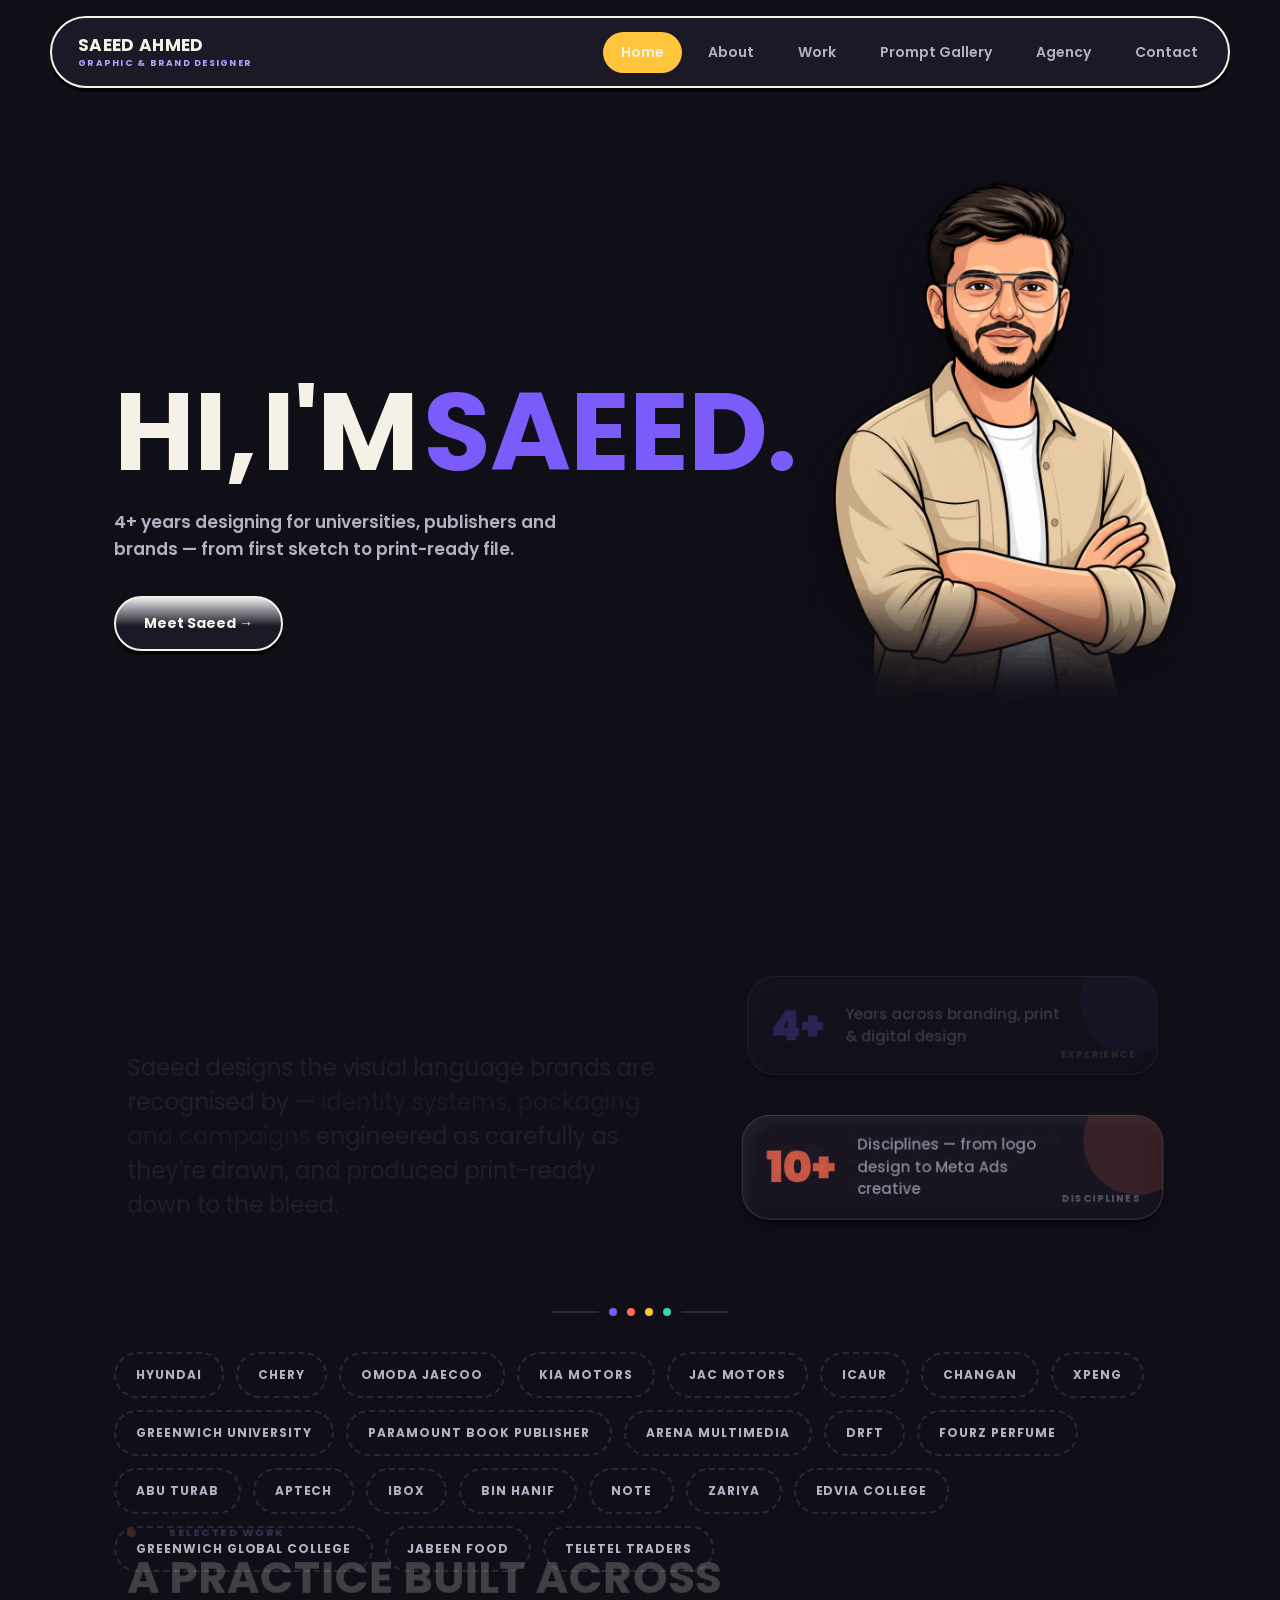
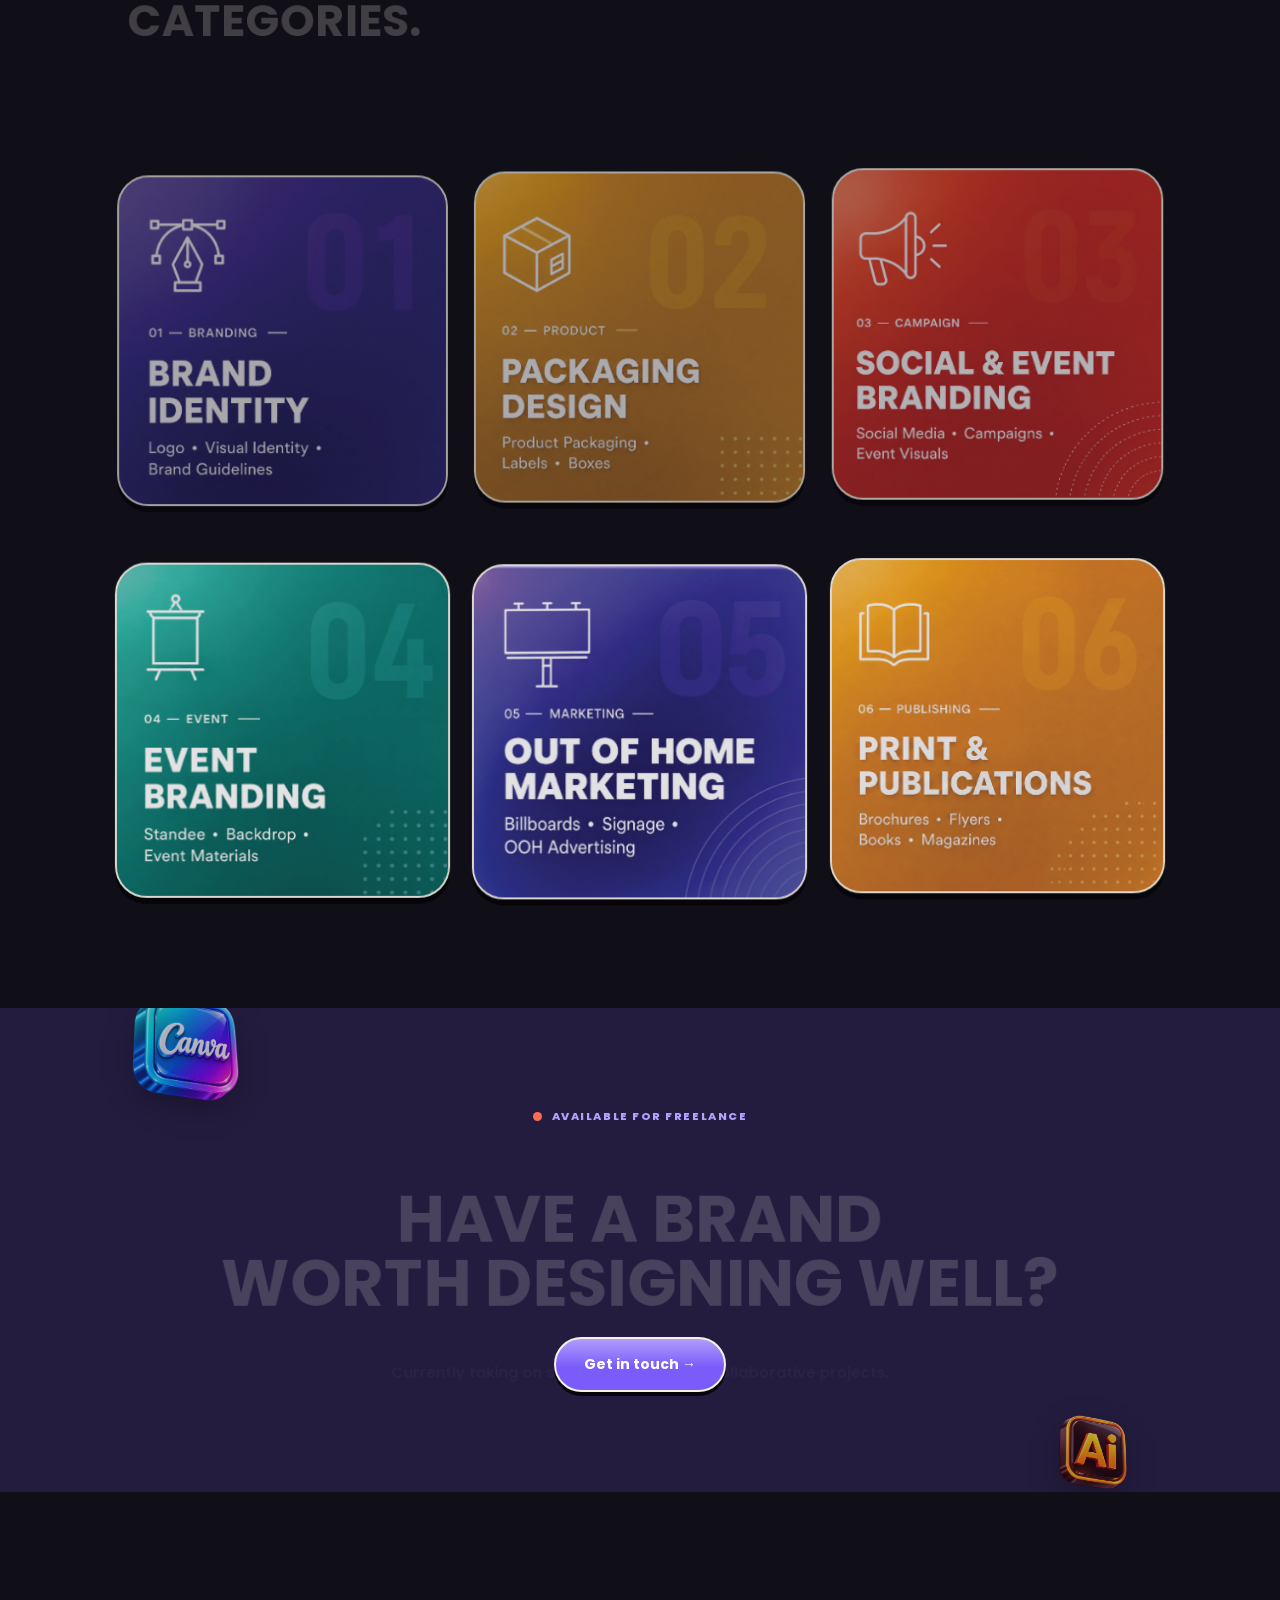
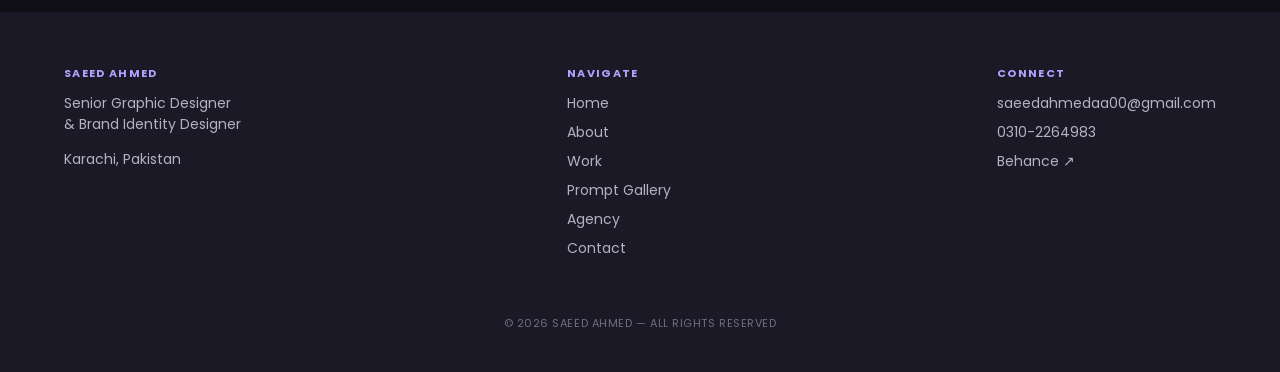
<file: index.html>
<!DOCTYPE html>
<html lang="en">
<head>
<meta charset="UTF-8">
<meta name="viewport" content="width=device-width, initial-scale=1.0">
<title>Saeed Ahmed — Senior Graphic Designer &amp; Brand Identity Designer</title>
<meta name="description" content="Saeed Ahmed is a Senior Graphic Designer and Brand Identity specialist based in Karachi, Pakistan — branding, packaging, print production and social media design.">
<link rel="stylesheet" href="css/style.css">
  <link rel="icon" href="assets/Favicon.png">
</head>
<body>

<header class="site-header">
  <div class="wrap">
    <a href="index.html" class="logo">SAEED AHMED <small>Graphic &amp; Brand Designer</small></a>
    <nav class="nav-links">
      <a href="index.html" class="active">Home</a>
      <a href="about.html">About</a>
      <a href="work.html">Work</a>
             <a href="ai-shots.html">Prompt Gallery</a>
      <a href="agency.html">Agency</a>
      <a href="contact.html">Contact</a>
    </nav>
    <button class="nav-toggle" aria-label="Toggle menu">☰</button>
  </div>
</header>

<!-- ============ HERO SLIDER ============ -->
<!-- ============ HERO SLIDER ============ -->
<section class="hero">
  <div class="hero-character">
    <div class="hero-character-inner">
      <img src="assets/SVW.png" alt="Illustrated portrait of Saeed Ahmed">
    </div>
  </div>

  <div class="hero-slides">

    <div class="hero-slide is-active">
      <div class="hero-slide-bg"></div>
      <div class="wrap hero-slide-content">
        <h2>Hi, I'm <em>Saeed.</em></h2>
        <p>4+ years designing for universities, publishers and brands — from first sketch to print-ready file.</p>
        <a href="about.html" class="btn">Meet Saeed →</a>
      </div>
    </div>

    <div class="hero-slide">
      <div class="hero-slide-bg"></div>
      <div class="wrap hero-slide-content">
        <h2>My <em>Work.</em></h2>
        <p>Logos, packaging &amp; campaigns.</p>
        <a href="work.html" class="btn">View the work →</a>
      </div>
    </div>

    <div class="hero-slide">
      <div class="hero-slide-bg"></div>
      <div class="wrap hero-slide-content">
        <h2>Let's <em>Talk.</em></h2>
        <p>Open for freelance & full-time work.</p>
        <a href="contact.html" class="btn solid">Start a project →</a>
      </div>
    </div>

  </div>

  <div class="hero-scroll">Scroll</div>

</section>
<!-- ============ INTRO ============ -->
<section class="section">
  <div class="wrap">
    <div class="intro-grid">
      <p class="lede">Saeed designs the visual language brands are recognised by — <span class="gold">identity systems, packaging and campaigns</span> engineered as carefully as they're drawn, and produced print-ready down to the bleed.</p>
     <div class="stat-list">
  <div class="stat-row"><span class="num">4+</span><span class="label">Years across branding, print &amp; digital design</span><span class="stat-tag">Experience</span></div>
  <div class="stat-row"><span class="num">03</span><span class="label">Organisations led creatively — university, publisher, institute</span><span class="stat-tag">Organisations</span></div>
  <div class="stat-row"><span class="num">10+</span><span class="label">Disciplines — from logo design to Meta Ads creative</span><span class="stat-tag">Disciplines</span></div>
</div>
    </div>
  </div>
</section>

<div class="cmyk-divider"><span class="line"></span><span class="dot c"></span><span class="dot m"></span><span class="dot y"></span><span class="dot k"></span><span class="line"></span></div>

<!-- ============ BRAND STRIP ============ -->
<section class="wrap">
  <div class="brand-strip">
    <span>Hyundai</span>
    <span>Chery</span>
    <span>Omoda Jaecoo</span>
    <span>KIA Motors</span>
    <span>JAC Motors</span>
    <span>iCaur</span>
    <span>Changan</span>
    <span>xPENG</span>
    <span>Greenwich University</span>
    <span>Paramount Book Publisher</span>
    <span>Arena Multimedia</span>
    <span>DRFT</span>
    <span>Fourz Perfume</span>
        <span>Abu Turab</span>
    <span>Aptech</span>
    <span>Ibox</span>
    <span>Bin Hanif</span>
    <span>Note</span>
    <span>Zariya</span>
    <span>Edvia College</span>
    <span>Greenwich Global College</span>
    <span>Jabeen Food</span>
    <span>Teletel Traders</span>

  </div>
</section>

<!-- ============ WORK PREVIEW ============ -->
<section class="section">
  <div class="wrap">
    <div class="section-head">
      <div class="eyebrow"><span class="regmark" style="width:14px;height:14px;"></span>Selected Work</div>
      <h2>A practice built across categories.</h2>
    </div>
  </div>
  <div class="preview-grid">
    
   <a href="work.html?filter=logos" class="preview-card frame-corners">
  <span class="fc-tr"></span><span class="fc-bl"></span>
  <img src="assets/Titles/01-01.png" alt="Logo & Identity Design" class="preview-card-img">
 
</a>
    <a href="work.html?filter=packaging" class="preview-card frame-corners">
      <span class="fc-tr"></span><span class="fc-bl"></span>
  <img src="assets/Titles/01-02.png" alt="Logo & Identity Design" class="preview-card-img">
      
    </a>
    <a href="work.html?filter=posters" class="preview-card frame-corners">
      <span class="fc-tr"></span><span class="fc-bl"></span>
  <img src="assets/Titles/01-03.png" alt="Logo & Identity Design" class="preview-card-img">
      
    </a>
    <a href="work.html?filter=standees" class="preview-card frame-corners">
      <span class="fc-tr"></span><span class="fc-bl"></span>
  <img src="assets/Titles/01-04.png" alt="Logo & Identity Design" class="preview-card-img">
      
    </a>
    <a href="work.html?filter=outdoor" class="preview-card frame-corners">
      <span class="fc-tr"></span><span class="fc-bl"></span>
  <img src="assets/Titles/01-05.png" alt="Logo & Identity Design" class="preview-card-img">
      
    </a>
    <a href="work.html?filter=publishing" class="preview-card frame-corners">
      <span class="fc-tr"></span><span class="fc-bl"></span>
  <img src="assets/Titles/01-06.png" alt="Logo & Identity Design" class="preview-card-img">
      
    </a>
  </div>
</section>

<!-- ============ CTA ============ -->
<section class="cta-banner">
<div class="blob yellow img-blob" style="width:160px;height:160px;top:-40px;left:8%;opacity:.7;"><img src="assets/Icons/CA.png" alt=""></div>
<div class="blob coral img-blob" style="width:120px;height:120px;bottom:-20px;right:10%;opacity:.7;"><img src="assets/Icons/AI.png" alt=""></div>
  <div class="eyebrow center" style="justify-content:center;">Available for Freelance</div>
  <h2>Have a brand<br>worth designing well?</h2>
  <p>Currently taking on select freelance and collaborative projects.</p>
  <a href="contact.html" class="btn solid">Get in touch →</a>
</section>

<footer class="site-footer">
  <div class="wrap">
    <div class="footer-col">
      <h4>Saeed Ahmed</h4>
      <p>Senior Graphic Designer<br>&amp; Brand Identity Designer</p>
      <p>Karachi, Pakistan</p>
    </div>
    <div class="footer-col">
      <h4>Navigate</h4>
      <a href="index.html">Home</a>
      <a href="about.html">About</a>
      <a href="work.html">Work</a>
                   <a href="ai-shots.html">Prompt Gallery</a>
      <a href="agency.html">Agency</a>
      <a href="contact.html">Contact</a>
    </div>
    <div class="footer-col">
      <h4>Connect</h4>
      <a href="mailto:saeedahmedaa00@gmail.com">saeedahmedaa00@gmail.com</a>
      <a href="tel:03102264983">0310-2264983</a>
      <a href="https://www.behance.net/saeed_graphics_09" target="_blank" rel="noopener">Behance ↗</a>
    </div>
  </div>
  <div class="footer-bottom">© 2026 SAEED AHMED — ALL RIGHTS RESERVED</div>
</footer>

<script src="js/main.js"></script>
</body>
</html>
</file>
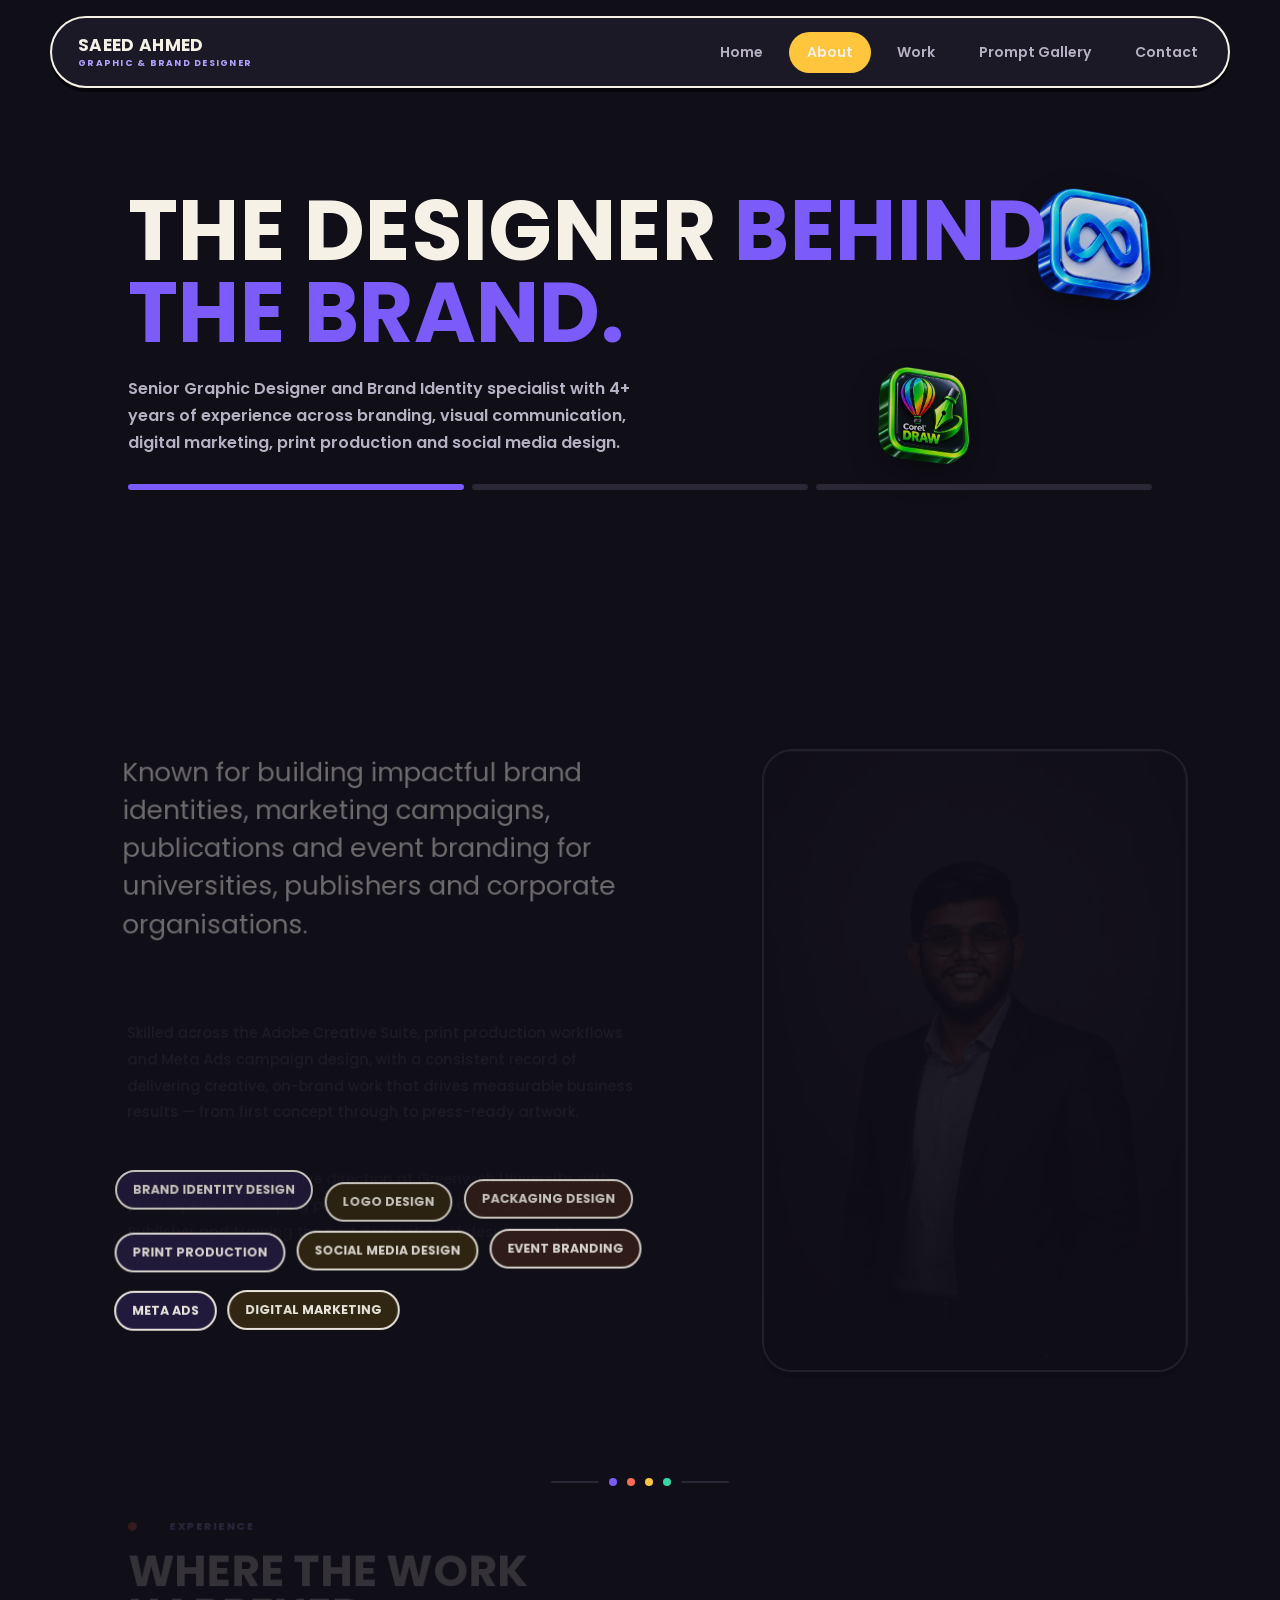
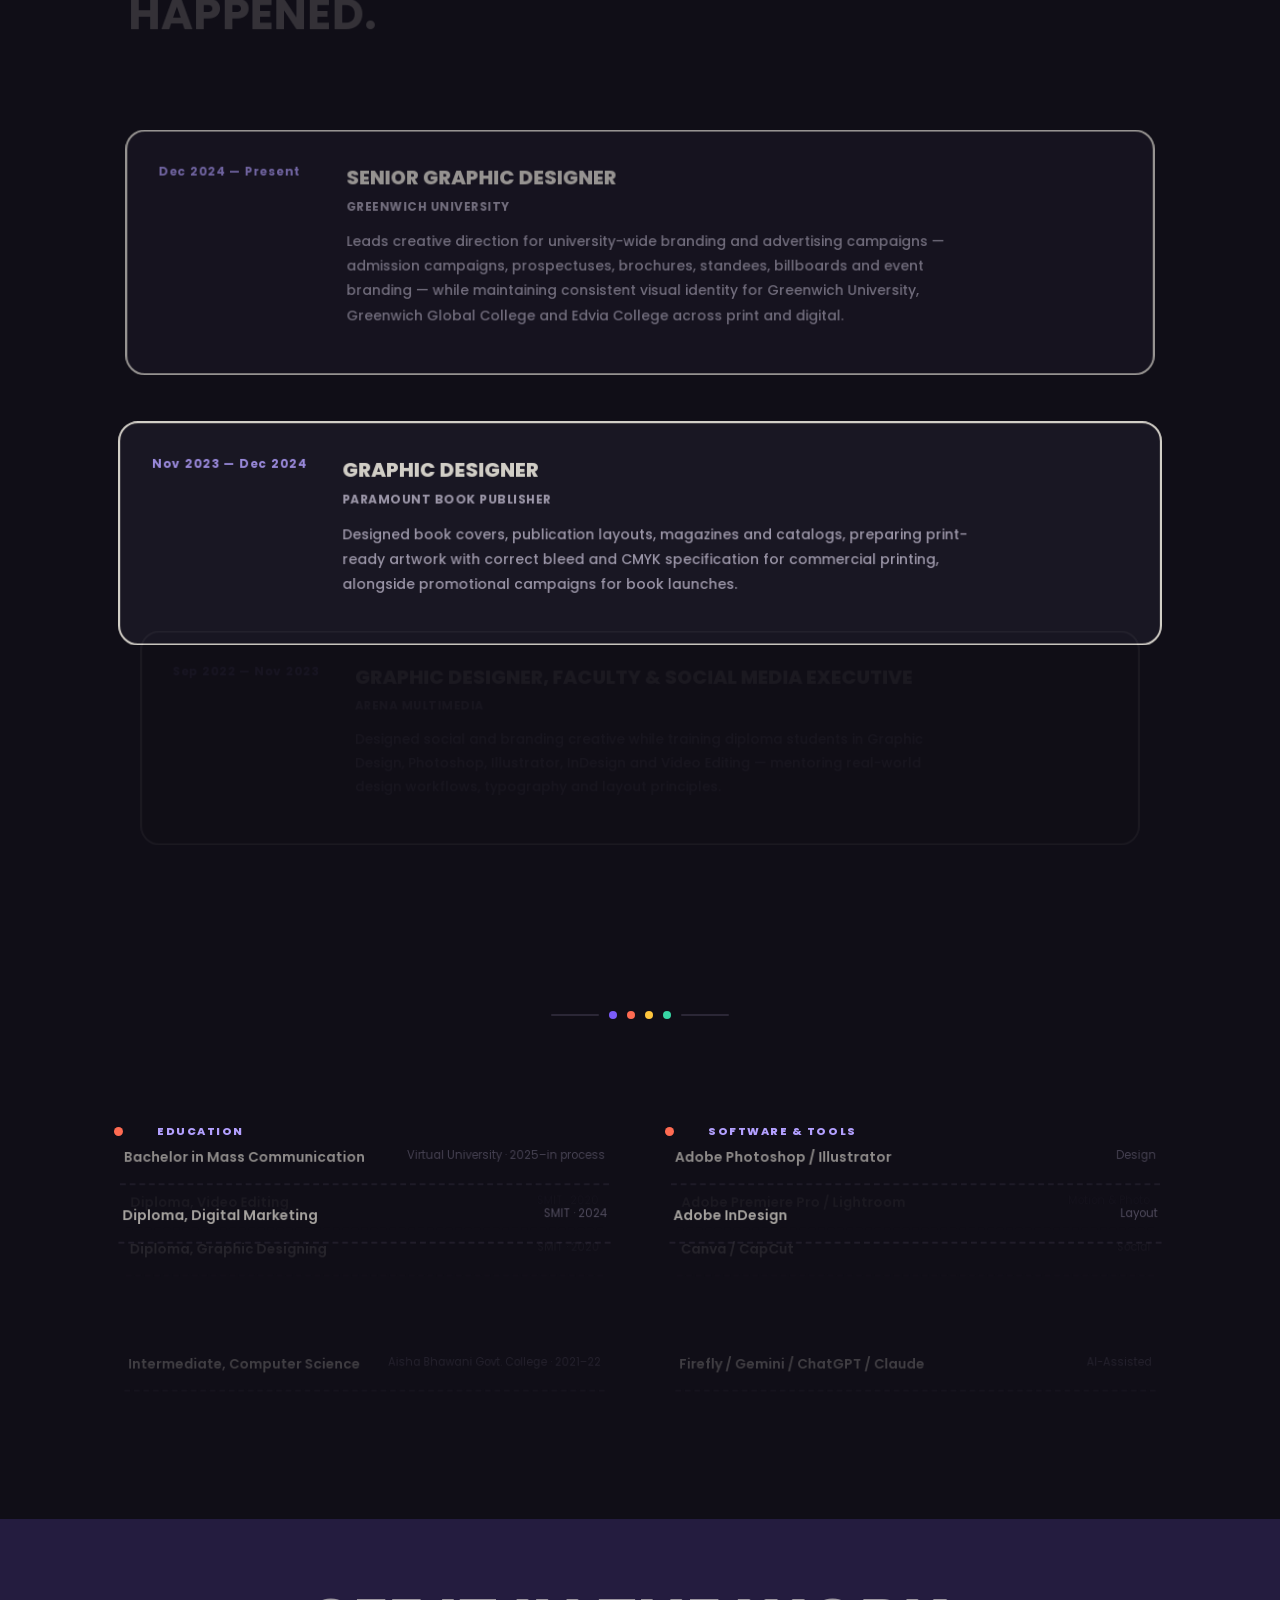
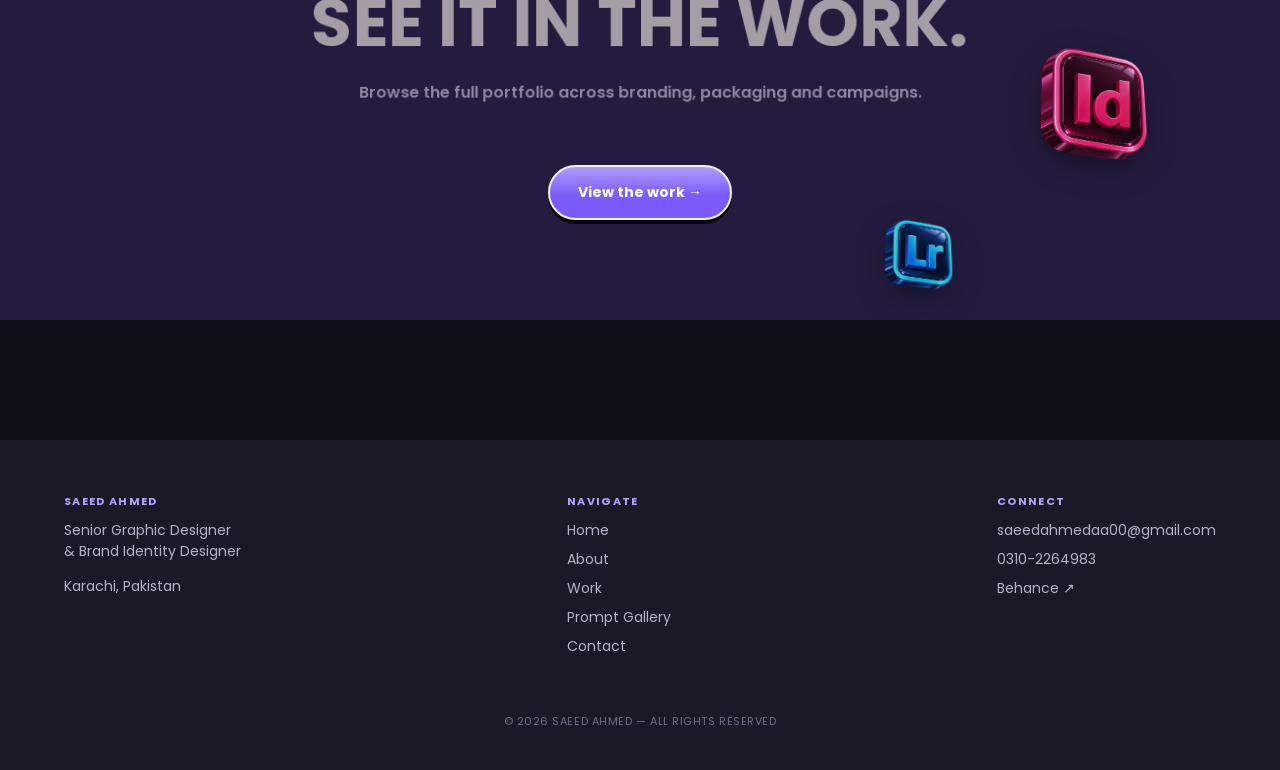
<file: about.html>
<!DOCTYPE html>
<html lang="en">
<head>
<meta charset="UTF-8">
<meta name="viewport" content="width=device-width, initial-scale=1.0">
<title>About — Saeed Ahmed</title>
<link rel="stylesheet" href="css/style.css">
  <link rel="icon" href="assets/Favicon.png">

</head>
<body>

<header class="site-header">
  <div class="wrap">
    <a href="index.html" class="logo">SAEED AHMED <small>Graphic &amp; Brand Designer</small></a>
    <nav class="nav-links">
      <a href="index.html">Home</a>
      <a href="about.html" class="active">About</a>
      <a href="work.html">Work</a>
             <a href="ai-shots.html">Prompt Gallery</a>
      <a href="contact.html">Contact</a>
    </nav>
    <button class="nav-toggle" aria-label="Toggle menu">☰</button>
  </div>
</header>

<section class="page-hero">
<div class="blob purple img-blob" style="width:170px;height:170px;top:160px;right:8%;opacity:.85;"><img src="assets/Icons/CG.png" alt=""></div>
<div class="blob yellow img-blob" style="width:150px;height:150px;top:340px;right:22%;opacity:.8;"><img src="assets/Icons/CR.png" alt=""></div>
    <div class="wrap">
    <h1>The designer <em>behind the brand.</em></h1>
    <p class="page-hero-sub">Senior Graphic Designer and Brand Identity specialist with 4+ years of experience across branding, visual communication, digital marketing, print production and social media design.</p>
    <div class="page-hero-slide-strip">
      <span class="filled"></span><span></span><span></span>
    </div>
  </div>
</section>

<section class="section">
  <div class="wrap">
    <div class="about-grid">
      <div class="about-portrait frame-corners">
        <span class="fc-tr"></span><span class="fc-bl"></span>
<img src="assets/Profile.jpeg" alt="Saeed Ahmed, Senior Graphic Designer" style="position:absolute;inset:0;width:100%;height:100%;object-fit:contain;">      </div>
      <div>
        <p class="about-lede">Known for building impactful brand identities, marketing campaigns, publications and event branding for universities, publishers and corporate organisations.</p>
        <div class="about-body">
          <p>Skilled across the Adobe Creative Suite, print production workflows and Meta Ads campaign design, with a consistent record of delivering creative, on-brand work that drives measurable business results — from first concept through to press-ready artwork.</p>
          <p>Currently leading creative direction at Greenwich University, with prior experience shaping publication design at Paramount Book Publisher and training the next generation of designers at Arena Multimedia.</p>
        </div>
        <div class="skill-tags">
          <span>Brand Identity Design</span>
          <span>Logo Design</span>
          <span>Packaging Design</span>
          <span>Print Production</span>
          <span>Social Media Design</span>
          <span>Event Branding</span>
          <span>Meta Ads</span>
          <span>Digital Marketing</span>
        </div>
      </div>
    </div>
  </div>
</section>

<div class="cmyk-divider"><span class="line"></span><span class="dot c"></span><span class="dot m"></span><span class="dot y"></span><span class="dot k"></span><span class="line"></span></div>

<!-- ============ EXPERIENCE ============ -->
<section class="section tight">
  <div class="wrap">
    <div class="section-head">
      <div class="eyebrow"><span class="regmark" style="width:14px;height:14px;"></span>Experience</div>
      <h2>Where the work happened.</h2>
    </div>

    <div class="timeline">
      <div class="timeline-item">
        <div class="timeline-date">Dec 2024 — Present</div>
        <div>
          <div class="timeline-role">Senior Graphic Designer</div>
          <div class="timeline-org">Greenwich University</div>
          <p class="timeline-desc">Leads creative direction for university-wide branding and advertising campaigns — admission campaigns, prospectuses, brochures, standees, billboards and event branding — while maintaining consistent visual identity for Greenwich University, Greenwich Global College and Edvia College across print and digital.</p>
        </div>
      </div>

      <div class="timeline-item">
        <div class="timeline-date">Nov 2023 — Dec 2024</div>
        <div>
          <div class="timeline-role">Graphic Designer</div>
          <div class="timeline-org">Paramount Book Publisher</div>
          <p class="timeline-desc">Designed book covers, publication layouts, magazines and catalogs, preparing print-ready artwork with correct bleed and CMYK specification for commercial printing, alongside promotional campaigns for book launches.</p>
        </div>
      </div>

      <div class="timeline-item">
        <div class="timeline-date">Sep 2022 — Nov 2023</div>
        <div>
          <div class="timeline-role">Graphic Designer, Faculty &amp; Social Media Executive</div>
          <div class="timeline-org">Arena Multimedia</div>
          <p class="timeline-desc">Designed social and branding creative while training diploma students in Graphic Design, Photoshop, Illustrator, InDesign and Video Editing — mentoring real-world design workflows, typography and layout principles.</p>
        </div>
      </div>
    </div>
  </div>
</section>

<div class="cmyk-divider"><span class="line"></span><span class="dot c"></span><span class="dot m"></span><span class="dot y"></span><span class="dot k"></span><span class="line"></span></div>

<!-- ============ EDUCATION + SOFTWARE ============ -->
<section class="section tight">
  <div class="wrap">
    <div class="mini-grid">
      <div>
        <div class="eyebrow" style="margin-bottom:24px;"><span class="regmark" style="width:14px;height:14px;"></span>Education</div>
        <ul class="mini-list">
          <li><span class="deg">Bachelor in Mass Communication</span><span class="sch">Virtual University · 2025–in process</span></li>
          <li><span class="deg">Diploma, Digital Marketing</span><span class="sch">SMIT · 2024</span></li>
          <li><span class="deg">Diploma, Video Editing</span><span class="sch">SMIT · 2020</span></li>
          <li><span class="deg">Diploma, Graphic Designing</span><span class="sch">SMIT · 2020</span></li>
          <li><span class="deg">Intermediate, Computer Science</span><span class="sch">Aisha Bhawani Govt. College · 2021–22</span></li>
        </ul>
      </div>
      <div>
        <div class="eyebrow" style="margin-bottom:24px;"><span class="regmark" style="width:14px;height:14px;"></span>Software &amp; Tools</div>
        <ul class="mini-list">
          <li><span class="deg">Adobe Photoshop / Illustrator</span><span class="sch">Design</span></li>
          <li><span class="deg">Adobe InDesign</span><span class="sch">Layout</span></li>
          <li><span class="deg">Adobe Premiere Pro / Lightroom</span><span class="sch">Motion &amp; Photo</span></li>
          <li><span class="deg">Canva / CapCut</span><span class="sch">Social</span></li>
          <li><span class="deg">Firefly / Gemini / ChatGPT / Claude</span><span class="sch">AI-Assisted</span></li>
        </ul>
      </div>
    </div>
  </div>
</section>

<section class="cta-banner">
<div class="blob purple img-blob" style="width:170px;height:170px;top:100px;right:8%;opacity:.85;"><img src="assets/Icons/ID.png" alt=""></div>
<div class="blob yellow img-blob" style="width:110px;height:110px;top:280px;right:24%;opacity:.8;"><img src="assets/Icons/LR.png" alt=""></div>
    <h2>See it in the work.</h2>
  <p>Browse the full portfolio across branding, packaging and campaigns.</p>
  <a href="work.html" class="btn solid">View the work →</a>
</section>

<footer class="site-footer">
  <div class="wrap">
    <div class="footer-col">
      <h4>Saeed Ahmed</h4>
      <p>Senior Graphic Designer<br>&amp; Brand Identity Designer</p>
      <p>Karachi, Pakistan</p>
    </div>
    <div class="footer-col">
      <h4>Navigate</h4>
      <a href="index.html">Home</a>
      <a href="about.html">About</a>
      <a href="work.html">Work</a>
      <a href="ai-shots.html">Prompt Gallery</a>
      <a href="contact.html">Contact</a>
    </div>
    <div class="footer-col">
      <h4>Connect</h4>
      <a href="mailto:saeedahmedaa00@gmail.com">saeedahmedaa00@gmail.com</a>
      <a href="tel:03102264983">0310-2264983</a>
      <a href="https://www.behance.net/saeed_graphics_09" target="_blank" rel="noopener">Behance ↗</a>
    </div>
  </div>
  <div class="footer-bottom">© 2026 SAEED AHMED — ALL RIGHTS RESERVED</div>
</footer>

<script src="js/main.js"></script>
</body>
</html>
</file>
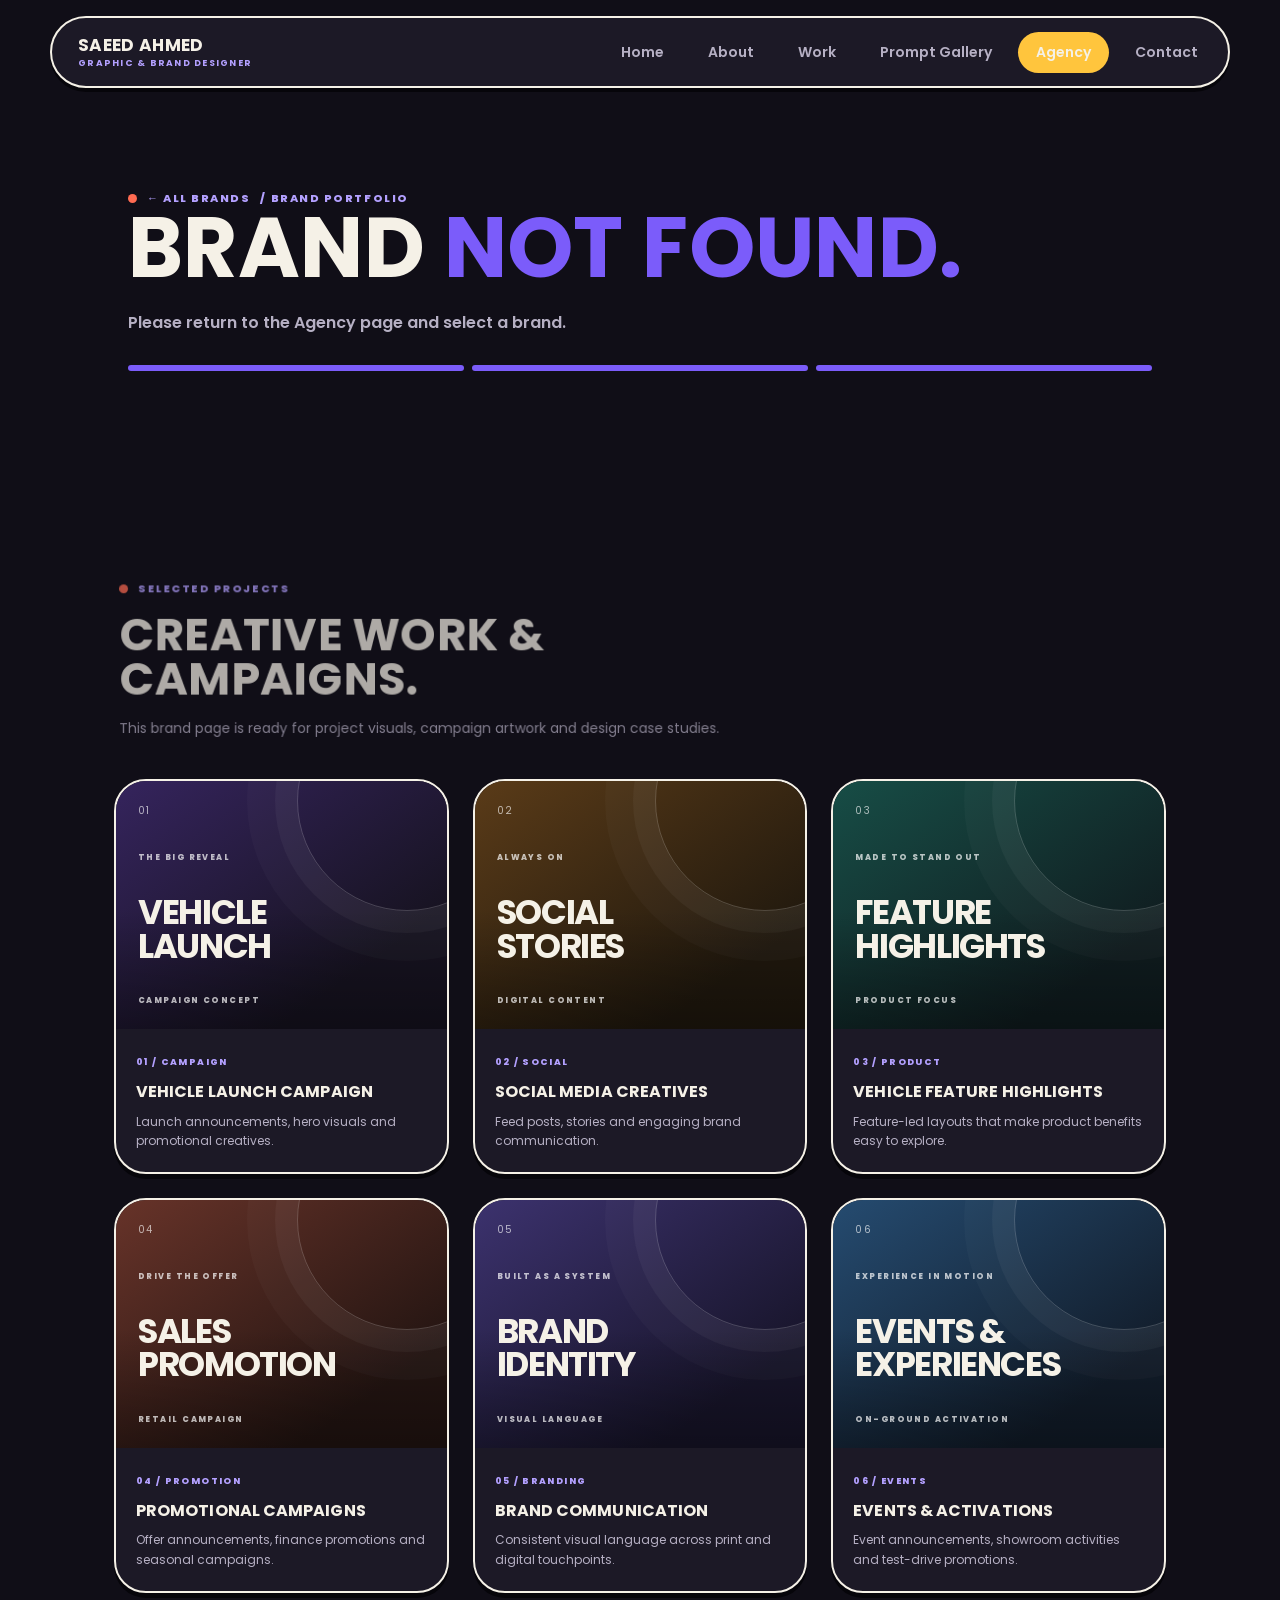
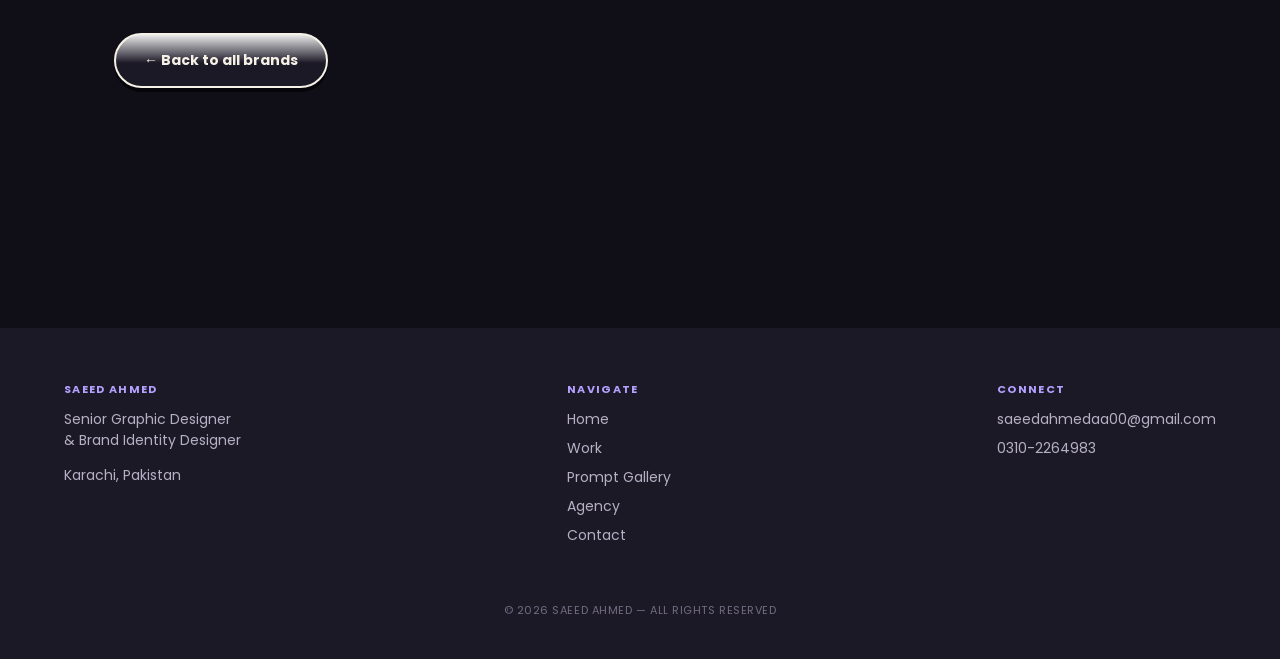
<file: agency-brand.html>
<!DOCTYPE html>
<html lang="en"><head><meta charset="UTF-8"><meta name="viewport" content="width=device-width, initial-scale=1.0"><title>Brand Portfolio — Saeed Ahmed</title><link rel="stylesheet" href="css/style.css"><link rel="icon" href="assets/Favicon.png"></head>
<body><header class="site-header"><div class="wrap"><a href="index.html" class="logo">SAEED AHMED <small>Graphic &amp; Brand Designer</small></a><nav class="nav-links"><a href="index.html">Home</a><a href="about.html">About</a><a href="work.html">Work</a><a href="ai-shots.html">Prompt Gallery</a><a href="agency.html" class="active">Agency</a><a href="contact.html">Contact</a></nav><button class="nav-toggle" aria-label="Toggle menu">☰</button></div></header>
<section class="page-hero"><div class="wrap"><div class="eyebrow"><a href="agency.html">← All brands</a> / Brand portfolio</div><h1 id="brand-title">Brand <em>portfolio.</em></h1><p class="page-hero-sub" id="brand-description">A selection of creative work and campaigns.</p><div class="page-hero-slide-strip"><span class="filled"></span><span class="filled"></span><span class="filled"></span></div></div></section>
<section class="section"><div class="wrap"><div class="section-head"><div class="eyebrow">Selected Projects</div><h2>Creative work &amp; campaigns.</h2><p class="agency-intro">This brand page is ready for project visuals, campaign artwork and design case studies.</p></div><div class="agency-project-grid" id="project-grid">
<article class="agency-project-card"><div class="agency-project-art art-launch"><span class="art-index">01</span><span class="art-kicker">THE BIG REVEAL</span><strong>VEHICLE<br>LAUNCH</strong><span class="art-foot">CAMPAIGN CONCEPT</span></div><div class="agency-project-info"><span>01 / CAMPAIGN</span><h3>Vehicle Launch Campaign</h3><p>Launch announcements, hero visuals and promotional creatives.</p></div></article>
<article class="agency-project-card"><div class="agency-project-art art-social"><span class="art-index">02</span><span class="art-kicker">ALWAYS ON</span><strong>SOCIAL<br>STORIES</strong><span class="art-foot">DIGITAL CONTENT</span></div><div class="agency-project-info"><span>02 / SOCIAL</span><h3>Social Media Creatives</h3><p>Feed posts, stories and engaging brand communication.</p></div></article>
<article class="agency-project-card"><div class="agency-project-art art-feature"><span class="art-index">03</span><span class="art-kicker">MADE TO STAND OUT</span><strong>FEATURE<br>HIGHLIGHTS</strong><span class="art-foot">PRODUCT FOCUS</span></div><div class="agency-project-info"><span>03 / PRODUCT</span><h3>Vehicle Feature Highlights</h3><p>Feature-led layouts that make product benefits easy to explore.</p></div></article>
<article class="agency-project-card"><div class="agency-project-art art-promo"><span class="art-index">04</span><span class="art-kicker">DRIVE THE OFFER</span><strong>SALES<br>PROMOTION</strong><span class="art-foot">RETAIL CAMPAIGN</span></div><div class="agency-project-info"><span>04 / PROMOTION</span><h3>Promotional Campaigns</h3><p>Offer announcements, finance promotions and seasonal campaigns.</p></div></article>
<article class="agency-project-card"><div class="agency-project-art art-brand"><span class="art-index">05</span><span class="art-kicker">BUILT AS A SYSTEM</span><strong>BRAND<br>IDENTITY</strong><span class="art-foot">VISUAL LANGUAGE</span></div><div class="agency-project-info"><span>05 / BRANDING</span><h3>Brand Communication</h3><p>Consistent visual language across print and digital touchpoints.</p></div></article>
<article class="agency-project-card"><div class="agency-project-art art-event"><span class="art-index">06</span><span class="art-kicker">EXPERIENCE IN MOTION</span><strong>EVENTS &amp;<br>EXPERIENCES</strong><span class="art-foot">ON-GROUND ACTIVATION</span></div><div class="agency-project-info"><span>06 / EVENTS</span><h3>Events &amp; Activations</h3><p>Event announcements, showroom activities and test-drive promotions.</p></div></article>
</div><a class="btn" href="agency.html">← Back to all brands</a></div></section>
<footer class="site-footer"><div class="wrap"><div class="footer-col"><h4>Saeed Ahmed</h4><p>Senior Graphic Designer<br>&amp; Brand Identity Designer</p><p>Karachi, Pakistan</p></div><div class="footer-col"><h4>Navigate</h4><a href="index.html">Home</a><a href="work.html">Work</a><a href="ai-shots.html">Prompt Gallery</a><a href="agency.html">Agency</a><a href="contact.html">Contact</a></div><div class="footer-col"><h4>Connect</h4><a href="mailto:saeedahmedaa00@gmail.com">saeedahmedaa00@gmail.com</a><a href="tel:03102264983">0310-2264983</a></div></div><div class="footer-bottom">© 2026 SAEED AHMED — ALL RIGHTS RESERVED</div></footer>
<script src="js/main.js"></script><script src="js/agency.js"></script></body></html>
</file>
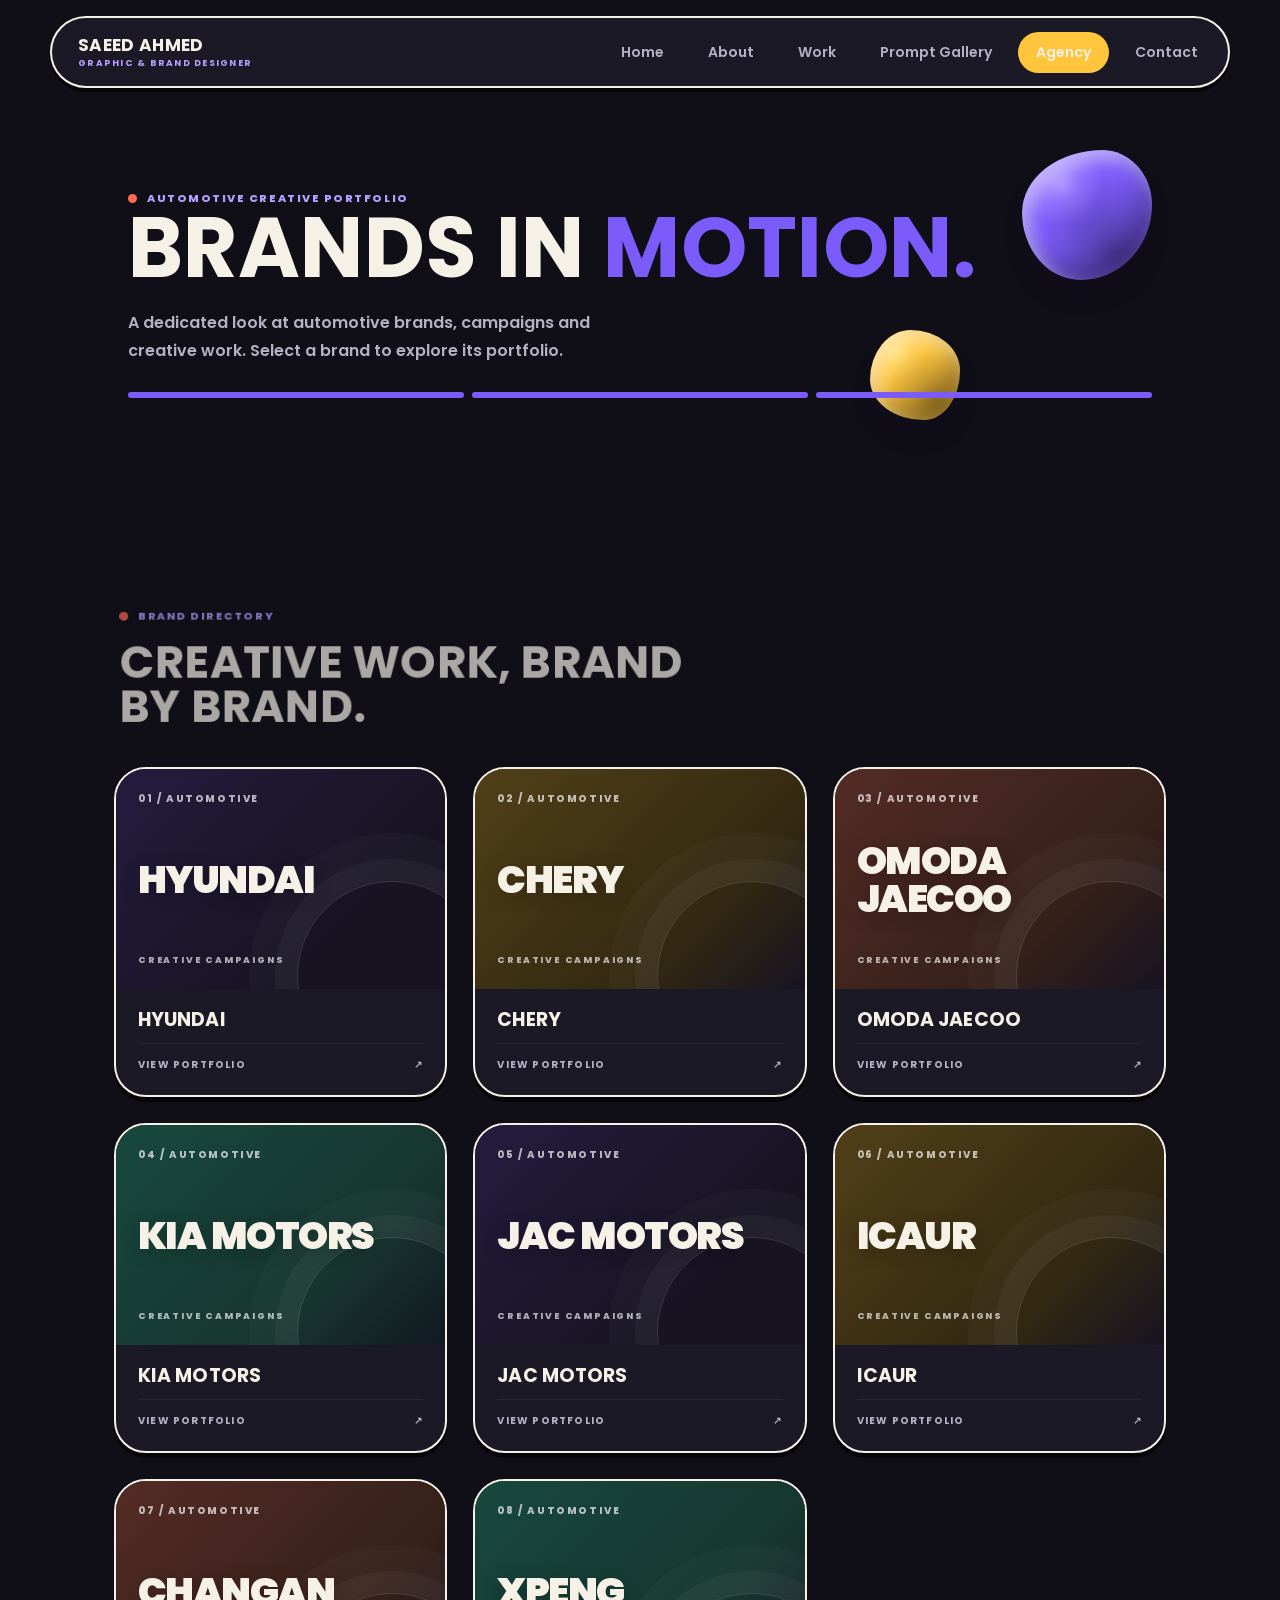
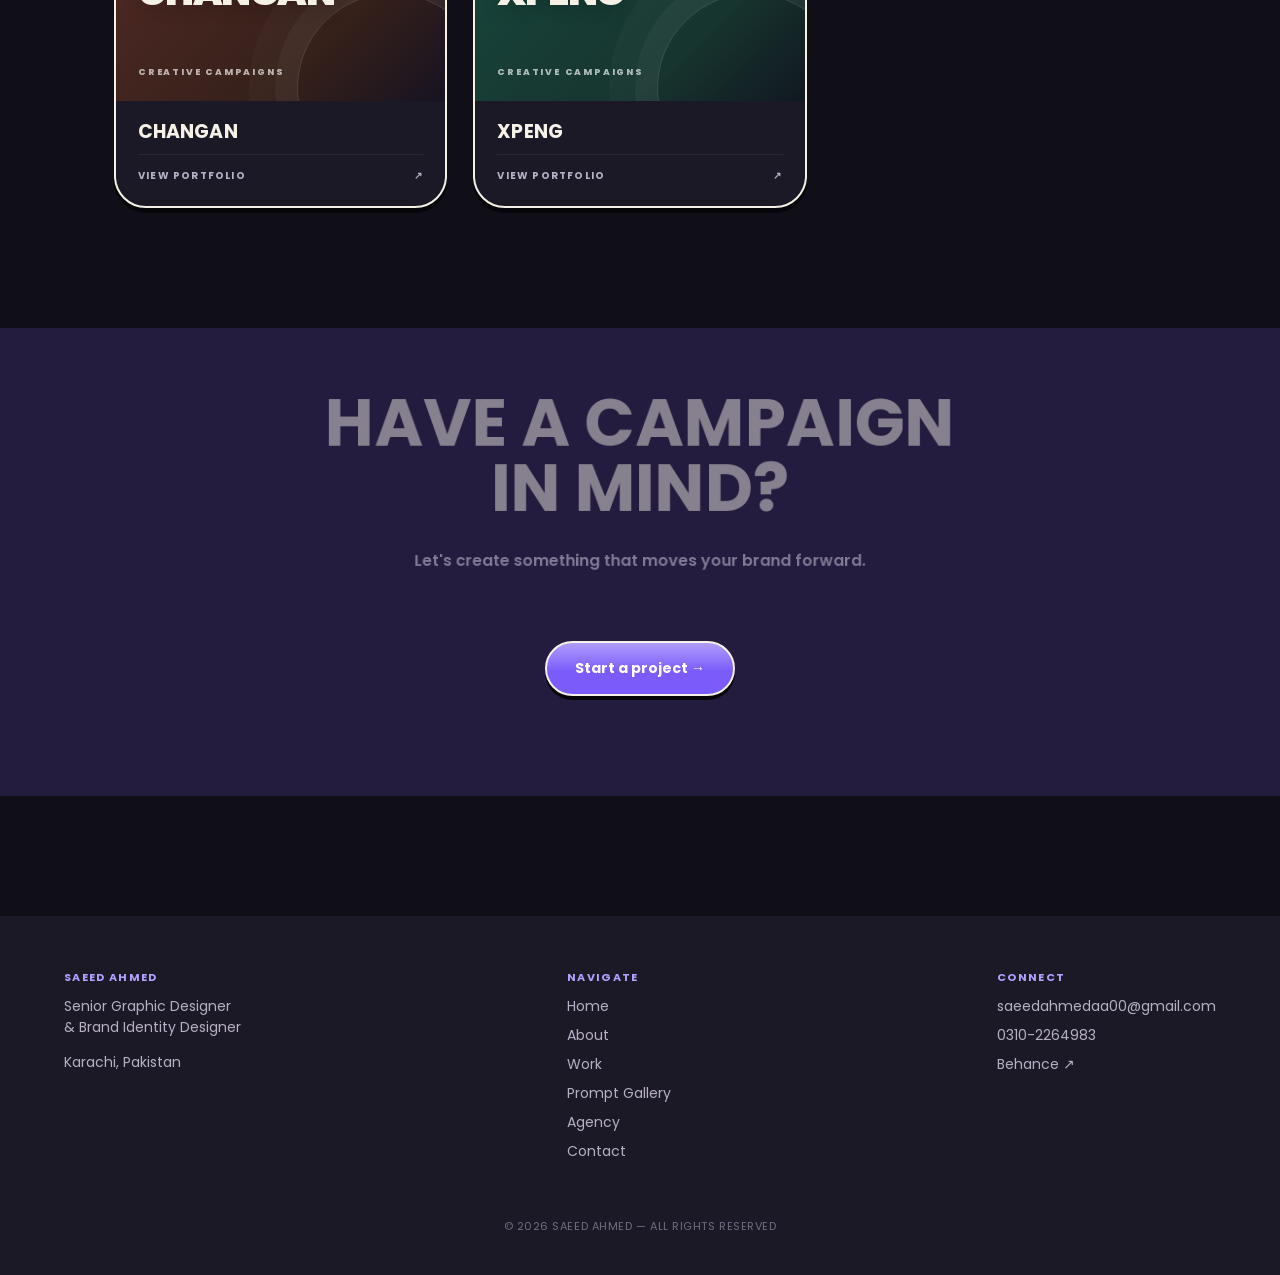
<file: agency.html>
<!DOCTYPE html>
<html lang="en">
<head>
<meta charset="UTF-8"><meta name="viewport" content="width=device-width, initial-scale=1.0">
<title>Agency Portfolio — Saeed Ahmed</title><meta name="description" content="Automotive brand campaigns and creative work by Saeed Ahmed.">
<link rel="stylesheet" href="css/style.css"><link rel="icon" href="assets/Favicon.png">
</head><body>
<header class="site-header"><div class="wrap">
<a href="index.html" class="logo">SAEED AHMED <small>Graphic &amp; Brand Designer</small></a>
<nav class="nav-links"><a href="index.html">Home</a><a href="about.html">About</a><a href="work.html">Work</a><a href="ai-shots.html">Prompt Gallery</a><a href="agency.html" class="active">Agency</a><a href="contact.html">Contact</a></nav>
<button class="nav-toggle" aria-label="Toggle menu">☰</button></div></header>
<section class="page-hero"><div class="blob purple" style="width:130px;height:130px;top:150px;right:10%;"></div><div class="blob yellow" style="width:90px;height:90px;top:330px;right:25%;"></div>
<div class="wrap"><div class="eyebrow">Automotive Creative Portfolio</div><h1>Brands in <em>motion.</em></h1><p class="page-hero-sub">A dedicated look at automotive brands, campaigns and creative work. Select a brand to explore its portfolio.</p><div class="page-hero-slide-strip"><span class="filled"></span><span class="filled"></span><span class="filled"></span></div></div></section>
<section class="section"><div class="wrap"><div class="section-head"><div class="eyebrow">Brand Directory</div><h2>Creative work, brand by brand.</h2></div><div class="agency-grid">
<a class="agency-card" href="agency-brand.html?brand=hyundai"><div class="agency-card-visual"><span class="agency-number">01 / AUTOMOTIVE</span><span class="agency-wordmark">Hyundai</span><span class="agency-visual-caption">CREATIVE CAMPAIGNS</span></div><div class="agency-card-body"><h3>Hyundai</h3><span class="agency-link">View portfolio <b>↗</b></span></div></a>
<a class="agency-card" href="agency-brand.html?brand=chery"><div class="agency-card-visual"><span class="agency-number">02 / AUTOMOTIVE</span><span class="agency-wordmark">Chery</span><span class="agency-visual-caption">CREATIVE CAMPAIGNS</span></div><div class="agency-card-body"><h3>Chery</h3><span class="agency-link">View portfolio <b>↗</b></span></div></a>
<a class="agency-card" href="agency-brand.html?brand=omoda-jaecoo"><div class="agency-card-visual"><span class="agency-number">03 / AUTOMOTIVE</span><span class="agency-wordmark">Omoda Jaecoo</span><span class="agency-visual-caption">CREATIVE CAMPAIGNS</span></div><div class="agency-card-body"><h3>Omoda Jaecoo</h3><span class="agency-link">View portfolio <b>↗</b></span></div></a>
<a class="agency-card" href="agency-brand.html?brand=kia-motors"><div class="agency-card-visual"><span class="agency-number">04 / AUTOMOTIVE</span><span class="agency-wordmark">KIA Motors</span><span class="agency-visual-caption">CREATIVE CAMPAIGNS</span></div><div class="agency-card-body"><h3>KIA Motors</h3><span class="agency-link">View portfolio <b>↗</b></span></div></a>
<a class="agency-card" href="agency-brand.html?brand=jac-motors"><div class="agency-card-visual"><span class="agency-number">05 / AUTOMOTIVE</span><span class="agency-wordmark">JAC Motors</span><span class="agency-visual-caption">CREATIVE CAMPAIGNS</span></div><div class="agency-card-body"><h3>JAC Motors</h3><span class="agency-link">View portfolio <b>↗</b></span></div></a>
<a class="agency-card" href="agency-brand.html?brand=icaur"><div class="agency-card-visual"><span class="agency-number">06 / AUTOMOTIVE</span><span class="agency-wordmark">iCAUR</span><span class="agency-visual-caption">CREATIVE CAMPAIGNS</span></div><div class="agency-card-body"><h3>iCAUR</h3><span class="agency-link">View portfolio <b>↗</b></span></div></a>
<a class="agency-card" href="agency-brand.html?brand=changan"><div class="agency-card-visual"><span class="agency-number">07 / AUTOMOTIVE</span><span class="agency-wordmark">Changan</span><span class="agency-visual-caption">CREATIVE CAMPAIGNS</span></div><div class="agency-card-body"><h3>Changan</h3><span class="agency-link">View portfolio <b>↗</b></span></div></a>
<a class="agency-card" href="agency-brand.html?brand=xpeng"><div class="agency-card-visual"><span class="agency-number">08 / AUTOMOTIVE</span><span class="agency-wordmark">XPENG</span><span class="agency-visual-caption">CREATIVE CAMPAIGNS</span></div><div class="agency-card-body"><h3>XPENG</h3><span class="agency-link">View portfolio <b>↗</b></span></div></a>
</div></div></section>
<section class="cta-banner"><h2>Have a campaign<br>in mind?</h2><p>Let's create something that moves your brand forward.</p><a href="contact.html" class="btn solid">Start a project →</a></section>
<footer class="site-footer"><div class="wrap"><div class="footer-col"><h4>Saeed Ahmed</h4><p>Senior Graphic Designer<br>&amp; Brand Identity Designer</p><p>Karachi, Pakistan</p></div><div class="footer-col"><h4>Navigate</h4><a href="index.html">Home</a><a href="about.html">About</a><a href="work.html">Work</a><a href="ai-shots.html">Prompt Gallery</a><a href="agency.html">Agency</a><a href="contact.html">Contact</a></div><div class="footer-col"><h4>Connect</h4><a href="mailto:saeedahmedaa00@gmail.com">saeedahmedaa00@gmail.com</a><a href="tel:03102264983">0310-2264983</a><a href="https://www.behance.net/saeed_graphics_09" target="_blank" rel="noopener">Behance ↗</a></div></div><div class="footer-bottom">© 2026 SAEED AHMED — ALL RIGHTS RESERVED</div></footer>
<script src="js/main.js"></script></body></html>
</file>
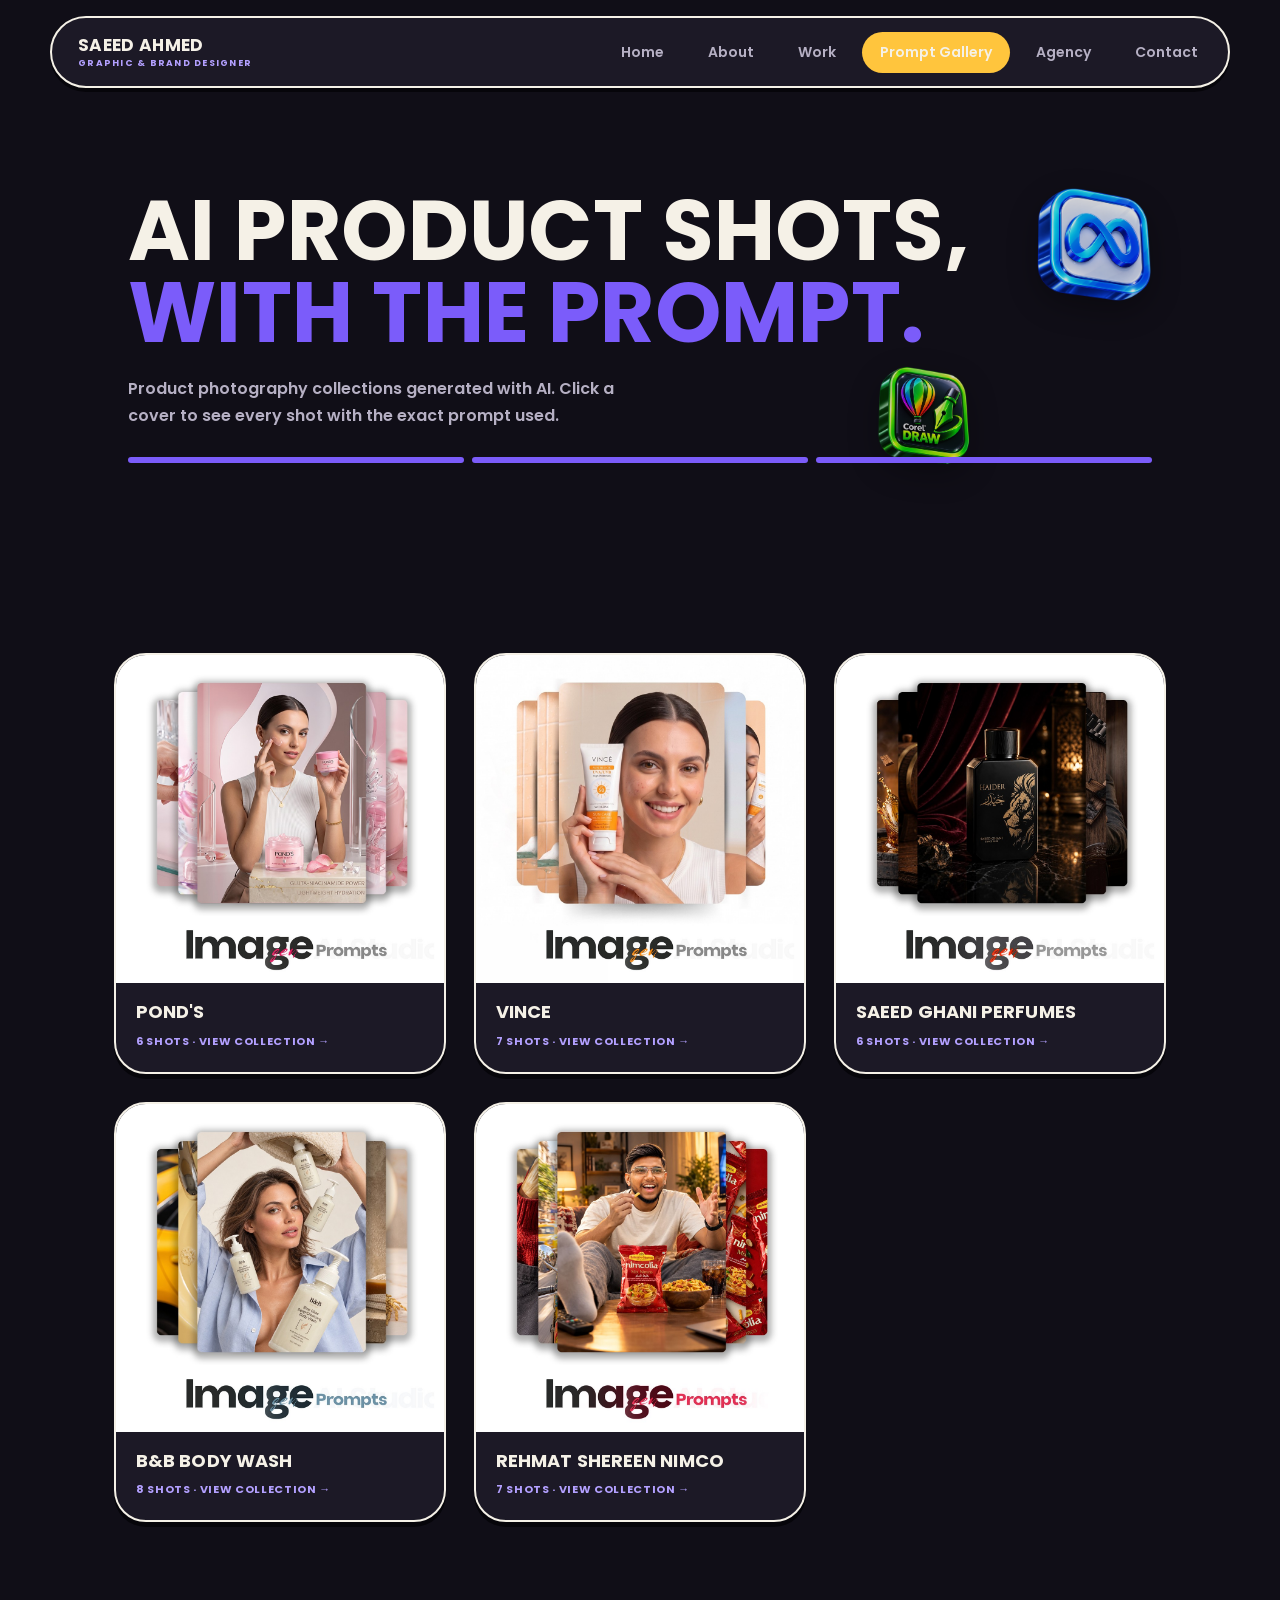
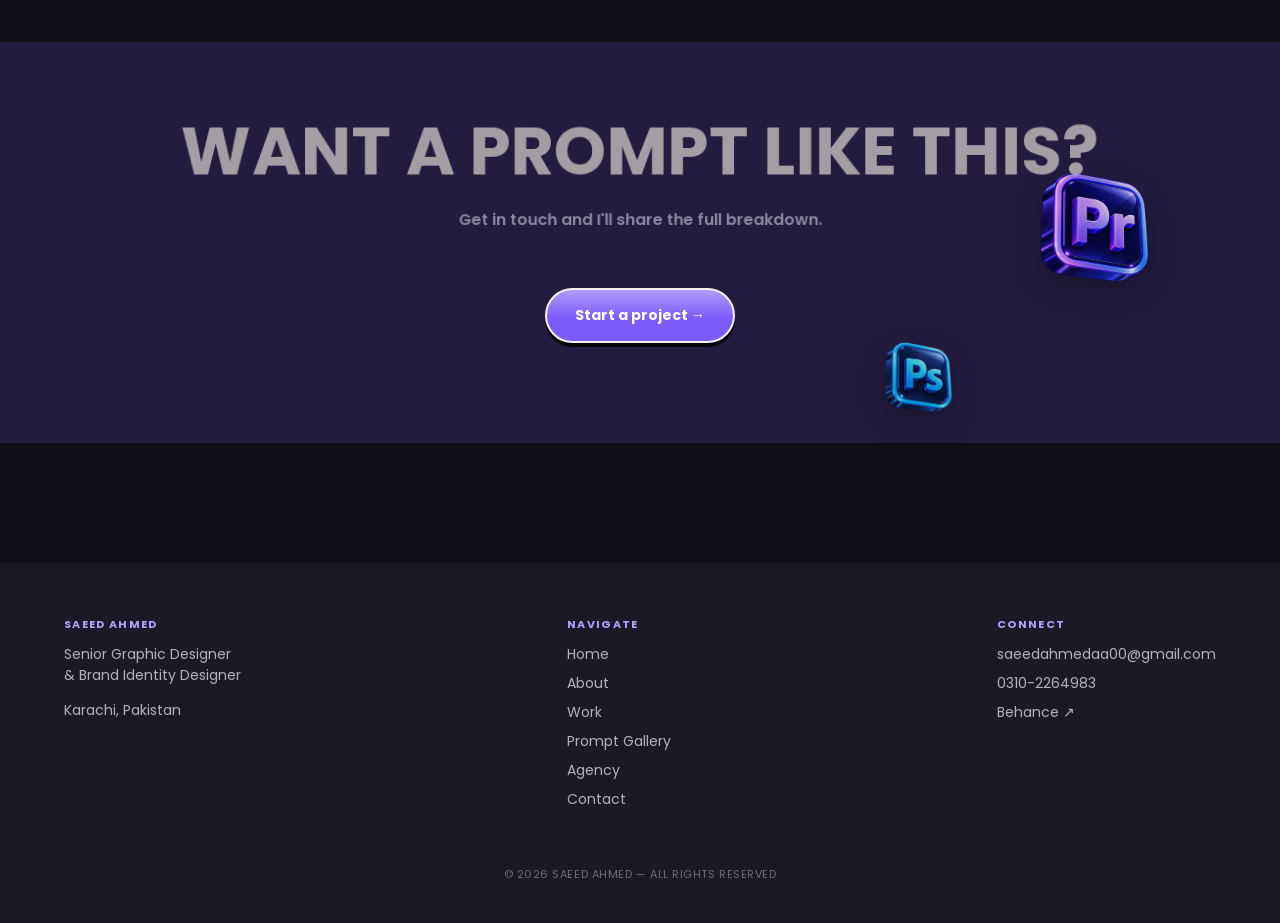
<file: ai-shots.html>
<!DOCTYPE html>
<html lang="en">
<head>
<meta charset="UTF-8">
<meta name="viewport" content="width=device-width, initial-scale=1.0">
<title>Prompt Gallery — Saeed Ahmed</title>
<link rel="stylesheet" href="css/style.css">
<link rel="icon" href="assets/Favicon.png">
</head>
<body>
<header class="site-header"><div class="wrap"><a href="index.html" class="logo">SAEED AHMED <small>Graphic &amp; Brand Designer</small></a><nav class="nav-links"><a href="index.html">Home</a><a href="about.html">About</a><a href="work.html">Work</a><a href="ai-shots.html" class="active">Prompt Gallery</a><a href="agency.html">Agency</a><a href="contact.html">Contact</a></nav><button class="nav-toggle" aria-label="Toggle menu">☰</button></div></header>
<section class="page-hero"><div class="blob purple img-blob" style="width:170px;height:170px;top:160px;right:8%;opacity:.85;"><img src="assets/Icons/CG.png" alt=""></div><div class="blob yellow img-blob" style="width:150px;height:150px;top:340px;right:22%;opacity:.8;"><img src="assets/Icons/CR.png" alt=""></div><div class="wrap"><h1>AI product shots, <em>with the prompt.</em></h1><p class="page-hero-sub">Product photography collections generated with AI. Click a cover to see every shot with the exact prompt used.</p><div class="page-hero-slide-strip"><span class="filled"></span><span class="filled"></span><span class="filled"></span></div></div></section>
<section class="section"><div class="wrap"><div class="shot-cover-grid">
<a href="ai-shots-ponds.html" class="shot-cover"><div class="shot-cover-thumb"><img src="assets/PONDS LOW/00.jpg" alt="Pond's product photography collection"></div><div class="shot-cover-body"><h4>Pond's</h4><span class="wtag">6 shots · view collection →</span></div></a>
<a href="ai-shots-vince.html" class="shot-cover"><div class="shot-cover-thumb"><img src="assets/VINCE LOW/00.jpg" alt="Vince product photography collection"></div><div class="shot-cover-body"><h4>Vince</h4><span class="wtag">7 shots · view collection →</span></div></a>
<a href="ai-shots-saeedghani.html" class="shot-cover"><div class="shot-cover-thumb"><img src="assets/Perfume Low/00.jpg" alt="Saeed Ghani Perfumes product photography collection"></div><div class="shot-cover-body"><h4>Saeed Ghani Perfumes</h4><span class="wtag">6 shots · view collection →</span></div></a>
<a href="ai-shots-bb-body-wash.html" class="shot-cover"><div class="shot-cover-thumb"><img src="assets/B&amp;B Low/00.jpg" alt="B&amp;B Body Wash product photography collection"></div><div class="shot-cover-body"><h4>B&amp;B Body Wash</h4><span class="wtag">8 shots · view collection →</span></div></a>
<a href="ai-shots-rehmat-shereen-nimco.html" class="shot-cover"><div class="shot-cover-thumb"><img src="assets/Nimco Low/00-250kb.jpg" alt="Rehmat Shereen Nimco product photography collection"></div><div class="shot-cover-body"><h4>Rehmat Shereen Nimco</h4><span class="wtag">7 shots · view collection →</span></div></a>
</div></div></section>
<section class="cta-banner"><div class="blob purple img-blob" style="width:170px;height:170px;top:100px;right:8%;opacity:.85;"><img src="assets/Icons/PR.png" alt=""></div><div class="blob yellow img-blob" style="width:110px;height:110px;top:280px;right:24%;opacity:.8;"><img src="assets/Icons/PS.png" alt=""></div><h2>Want a prompt like this?</h2><p>Get in touch and I'll share the full breakdown.</p><a href="contact.html" class="btn solid">Start a project →</a></section>
<footer class="site-footer"><div class="wrap"><div class="footer-col"><h4>Saeed Ahmed</h4><p>Senior Graphic Designer<br>&amp; Brand Identity Designer</p><p>Karachi, Pakistan</p></div><div class="footer-col"><h4>Navigate</h4><a href="index.html">Home</a><a href="about.html">About</a><a href="work.html">Work</a><a href="ai-shots.html">Prompt Gallery</a><a href="agency.html">Agency</a><a href="contact.html">Contact</a></div><div class="footer-col"><h4>Connect</h4><a href="mailto:saeedahmedaa00@gmail.com">saeedahmedaa00@gmail.com</a><a href="tel:03102264983">0310-2264983</a><a href="https://www.behance.net/saeed_graphics_09" target="_blank" rel="noopener">Behance ↗</a></div></div><div class="footer-bottom">© 2026 SAEED AHMED — ALL RIGHTS RESERVED</div></footer>
<script src="js/main.js"></script>
</body></html>
</file>
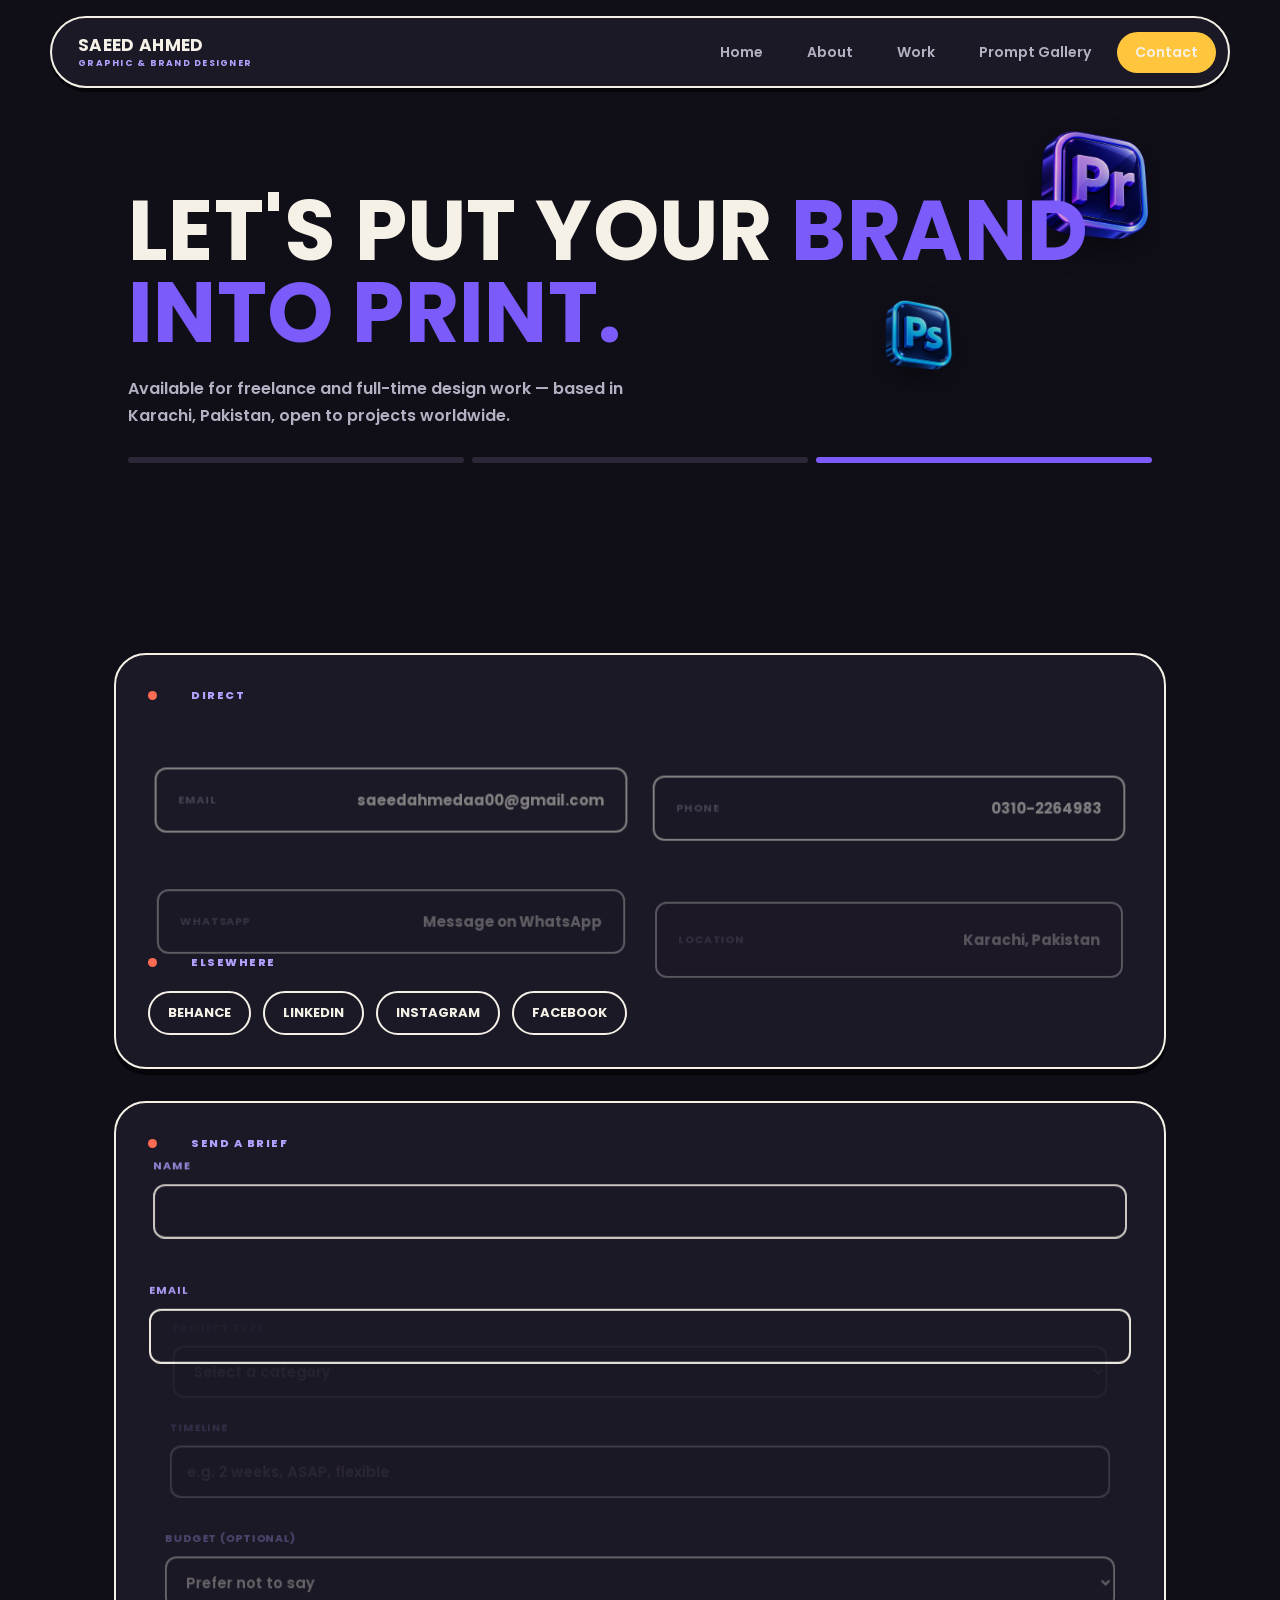
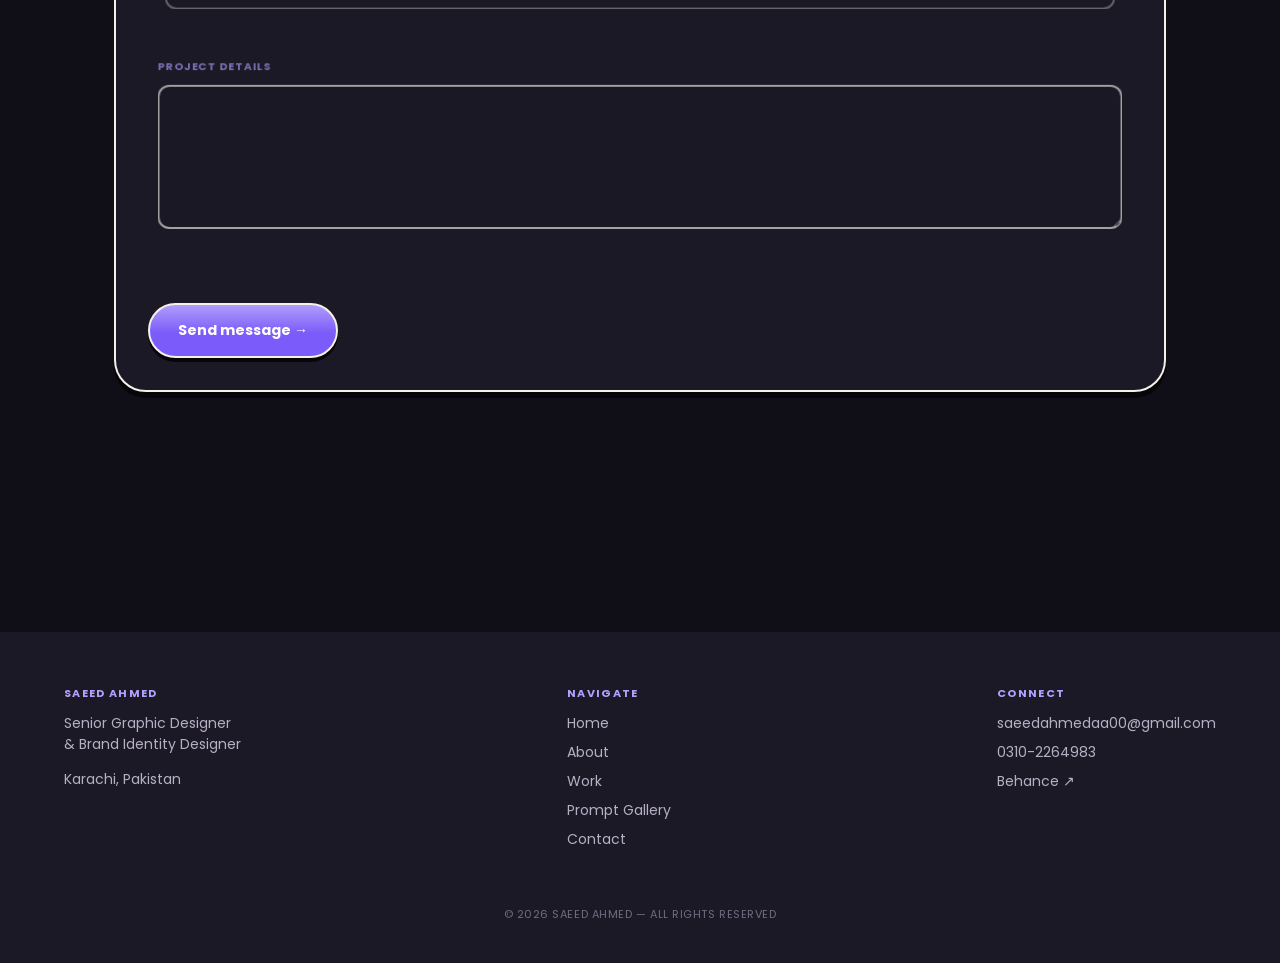
<file: contact.html>
<!DOCTYPE html>
<html lang="en">
<head>
<meta charset="UTF-8">
<meta name="viewport" content="width=device-width, initial-scale=1.0">
<title>Contact — Saeed Ahmed</title>
<link rel="stylesheet" href="css/style.css">
  <link rel="icon" href="assets/Favicon.png">

</head>
<body>

<header class="site-header">
  <div class="wrap">
    <a href="index.html" class="logo">SAEED AHMED <small>Graphic &amp; Brand Designer</small></a>
    <nav class="nav-links">
      <a href="index.html">Home</a>
      <a href="about.html">About</a>
      <a href="work.html">Work</a>
             <a href="ai-shots.html">Prompt Gallery</a>
      <a href="contact.html" class="active">Contact</a>
    </nav>
    <button class="nav-toggle" aria-label="Toggle menu">☰</button>
  </div>
</header>

<section class="page-hero">
<div class="blob purple img-blob" style="width:170px;height:170px;top:100px;right:8%;opacity:.85;"><img src="assets/Icons/PR.png" alt=""></div>
<div class="blob yellow img-blob" style="width:110px;height:110px;top:280px;right:24%;opacity:.8;"><img src="assets/Icons/PS.png" alt=""></div>
    <div class="wrap">
    <h1>Let's put your <em>brand into print.</em></h1>
    <p class="page-hero-sub">Available for freelance and full-time design work — based in Karachi, Pakistan, open to projects worldwide.</p>
    <div class="page-hero-slide-strip">
      <span></span><span></span><span class="filled"></span>
    </div>
  </div>
</section>

<section class="section">
  <div class="wrap">
    <div class="contact-grid">

      <div>
        <div class="eyebrow"><span class="regmark" style="width:14px;height:14px;"></span>Direct</div>
        <ul class="contact-list">
          <li><span class="clabel">Email</span><a class="cval" href="mailto:saeedahmedaa00@gmail.com">saeedahmedaa00@gmail.com</a></li>
          <li><span class="clabel">Phone</span><a class="cval" href="tel:03102264983">0310-2264983</a></li>
          <li><span class="clabel">WhatsApp</span><a class="cval" href="https://wa.me/923102264983" target="_blank" rel="noopener">Message on WhatsApp</a></li>
          <li><span class="clabel">Location</span><span class="cval">Karachi, Pakistan</span></li>
        </ul>

        <div class="eyebrow" style="margin-top:48px;"><span class="regmark" style="width:14px;height:14px;"></span>Elsewhere</div>
        <div class="social-row">
          <a href="https://www.behance.net/saeed_graphics_09" target="_blank" rel="noopener">Behance</a>
          <a href="https://www.linkedin.com/in/saeed-ahmed-saar09172024/" target="_blank" rel="noopener">LinkedIn</a>
          <a href="http://instagram.com/saeed_graphics_09" target="_blank" rel="noopener">Instagram</a>
          <a href="https://www.facebook.com/share/14oecPMRKur/" target="_blank" rel="noopener">Facebook</a>
        </div>
      </div>

      <div>
        <div class="eyebrow" style="margin-bottom:28px;"><span class="regmark" style="width:14px;height:14px;"></span>Send a Brief</div>
        <form id="contact-form">
          <div class="form-field">
            <label for="name">Name</label>
            <input type="text" id="name" name="name" required>
          </div>
                    <div class="form-field">
            <label for="email">Email</label>
            <input type="email" id="email" name="email" required>
          </div>
          <div class="form-field">
            <label for="project-type">Project type</label>
            <select id="project-type" name="project-type" required>
              <option value="" disabled selected>Select a category</option>
              <option value="Logo / Brand Identity">Logo / Brand Identity</option>
              <option value="Packaging">Packaging</option>
              <option value="Social Media Design">Social Media Design</option>
              <option value="Print / Publishing">Print / Publishing</option>
              <option value="Event Branding / Standees">Event Branding / Standees</option>
              <option value="Outdoor Marketing">Outdoor Marketing</option>
              <option value="Other">Other</option>
            </select>
          </div>
          <div class="form-field">
            <label for="timeline">Timeline</label>
            <input type="text" id="timeline" name="timeline" placeholder="e.g. 2 weeks, ASAP, flexible">
          </div>
          <div class="form-field">
            <label for="budget">Budget (optional)</label>
            <select id="budget" name="budget">
              <option value="" selected>Prefer not to say</option>
              <option value="Under PKR 20,000">Under PKR 20,000</option>
              <option value="PKR 20,000 – 50,000">PKR 20,000 – 50,000</option>
              <option value="PKR 50,000 – 100,000">PKR 50,000 – 100,000</option>
              <option value="PKR 100,000+">PKR 100,000+</option>
            </select>
          </div>
                    <div class="form-field">
            <label for="message">Project details</label>
            <textarea id="message" name="message" rows="5" required></textarea>
          </div>
          <button type="submit" class="btn solid">Send message →</button>
        </form>
      </div>

    </div>
  </div>
</section>

<footer class="site-footer">
  <div class="wrap">
    <div class="footer-col">
      <h4>Saeed Ahmed</h4>
      <p>Senior Graphic Designer<br>&amp; Brand Identity Designer</p>
      <p>Karachi, Pakistan</p>
    </div>
    <div class="footer-col">
      <h4>Navigate</h4>
      <a href="index.html">Home</a>
      <a href="about.html">About</a>
      <a href="work.html">Work</a>
      <a href="ai-shots.html">Prompt Gallery</a>
      <a href="contact.html">Contact</a>
    </div>
    <div class="footer-col">
      <h4>Connect</h4>
      <a href="mailto:saeedahmedaa00@gmail.com">saeedahmedaa00@gmail.com</a>
      <a href="tel:03102264983">0310-2264983</a>
      <a href="https://www.behance.net/saeed_graphics_09" target="_blank" rel="noopener">Behance ↗</a>
    </div>
  </div>
  <div class="footer-bottom">© 2026 SAEED AHMED — ALL RIGHTS RESERVED</div>
</footer>

<script src="js/main.js"></script>
</body>
</html>
</file>
<file: css/style.css>
/* ============================================================
   SAEED AHMED — PORTFOLIO
   Design tokens: paper / clay-purple / clay-yellow / coral
   Playful 3D-clay, bold condensed type, floating blob motif
   ============================================================ */

@import url('https://fonts.googleapis.com/css2?family=Poppins:ital,wght@0,400;0,500;0,600;0,700;0,800;0,900;1,500&display=swap');

:root{
  --paper:      #100E17;
  --paper-2:    #1C1926;
  --ink:        #F5F1E7;
  --ink-soft:   #B6B0C4;
  --ink-faint:  #726C82;
  --line:       #2B2736;
  --shadow:     #06050A;

  --purple:     #7B5CFA;
  --purple-dp:  #5936E0;
  --purple-lt:  #B3A0FF;
  --purple-tint:#241C3F;
  --yellow:     #FFC53D;
  --yellow-tint:#332911;
  --coral:      #FF6B52;
  --coral-tint: #35201A;
  --mint:       #37D6A4;

  --font-display: 'Poppins', sans-serif;
  --font-body:    'Poppins', sans-serif;
  --font-mono:    'Poppins', sans-serif;

  --container: 1180px;
  --edge: clamp(20px, 5vw, 64px);
  --r-lg: 32px;
  --r-md: 20px;
  --r-sm: 12px;
}

*,*::before,*::after{ box-sizing:border-box; }
html{ scroll-behavior:smooth; }
body{
  margin:0;
  background:var(--paper);
  color:var(--ink);
  font-family:var(--font-body);
  font-weight:400;
  -webkit-font-smoothing:antialiased;
  overflow-x:hidden;
}
img{ max-width:100%; display:block; }
a{ color:inherit; text-decoration:none; }
ul{ list-style:none; margin:0; padding:0; }
h1,h2,h3,h4{
  font-family:var(--font-display); font-weight:700; margin:0; line-height:0.98;
  text-transform:uppercase; letter-spacing:.005em;
}
@media (prefers-reduced-motion: reduce){
  *{ animation-duration:0.001ms !important; animation-iteration-count:1 !important; transition-duration:0.001ms !important; scroll-behavior:auto !important; }
}

:focus-visible{ outline:3px solid var(--purple); outline-offset:3px; border-radius:4px; }

.wrap{ max-width:var(--container); margin:0 auto; padding:0 var(--edge); }

/* ---------- floating blobs (signature element) ---------- */
@keyframes blobFloat{
  0%{ transform:translate(0,0) rotate(0deg) scale(1); border-radius:62% 38% 55% 45%/48% 42% 58% 52%; }
  25%{ transform:translate(22px,-30px) rotate(14deg) scale(1.1); border-radius:45% 55% 40% 60%/55% 45% 55% 45%; }
  50%{ transform:translate(-6px,-46px) rotate(-4deg) scale(.94); border-radius:55% 45% 65% 35%/40% 62% 38% 60%; }
  75%{ transform:translate(-24px,-14px) rotate(-12deg) scale(1.06); border-radius:38% 62% 45% 55%/58% 40% 60% 42%; }
  100%{ transform:translate(0,0) rotate(0deg) scale(1); border-radius:62% 38% 55% 45%/48% 42% 58% 52%; }
}
.blob{
  position:absolute; z-index:0;
  animation:blobFloat 8s ease-in-out infinite;
  pointer-events:none;
  transition:transform .3s ease;
  display:flex; align-items:center; justify-content:center;
  /* 3D clay shading: top-left glossy highlight + bottom-right deep shadow + soft ambient occlusion + drop shadow to lift off page */
  background-image:
    radial-gradient(circle at 30% 26%, rgba(255,255,255,.85) 0%, rgba(255,255,255,.35) 14%, rgba(255,255,255,0) 32%),
    radial-gradient(circle at 72% 78%, rgba(0,0,0,.35) 0%, rgba(0,0,0,0) 55%);
  background-blend-mode:soft-light, multiply;
  box-shadow:
    inset 8px 10px 18px rgba(255,255,255,.5),
    inset -10px -14px 22px rgba(0,0,0,.28),
    0 18px 26px -10px rgba(20,15,40,.35);
}
.blob.purple{ background-color:var(--purple); border-radius:62% 38% 55% 45%/48% 42% 58% 52%; }
.blob.yellow{ background-color:var(--yellow); border-radius:45% 55% 40% 60%/55% 45% 55% 45%; animation-duration:6.5s; animation-delay:-3s; }
.blob.coral{ background-color:var(--coral); border-radius:55% 45% 60% 40%/40% 60% 40% 60%; animation-duration:9.5s; animation-delay:-5s; }
.blob.mint{ background-color:var(--mint); border-radius:40% 60% 45% 55%/60% 40% 60% 40%; animation-duration:7s; animation-delay:-1.5s; }
.blob svg{
  width:46%; height:46%;
  color:var(--ink);
  opacity:.95;
  filter:drop-shadow(0 2px 3px rgba(0,0,0,.35));
}
.hero .blob, .cta-banner .blob{ animation:blobFloat 8s ease-in-out infinite, popIn .7s cubic-bezier(.3,1.4,.5,1) both; }

/* ---------- entrance animation ---------- */
@keyframes riseIn{
  from{ opacity:0; transform:translateY(28px); }
  to{ opacity:1; transform:translateY(0); }
}
@keyframes popIn{
  0%{ opacity:0; transform:scale(.6) rotate(-8deg); }
  70%{ opacity:1; transform:scale(1.08) rotate(2deg); }
  100%{ opacity:1; transform:scale(1) rotate(0deg); }
}
.blob.img-blob{
  background-color:transparent;
  background-image:none;
  box-shadow:none;
}
.blob.img-blob img{
  width:72%;
  height:72%;
  object-fit:contain;
  filter:drop-shadow(0 10px 16px rgba(0,0,0,.4));
}
@keyframes imgBlobOrbit{
  0%{ transform:translate(0,0) rotate(0deg); }
  25%{ transform:translate(14px,-14px) rotate(6deg); }
  50%{ transform:translate(0,-24px) rotate(0deg); }
  75%{ transform:translate(-14px,-14px) rotate(-6deg); }
  100%{ transform:translate(0,0) rotate(0deg); }
}
.blob.img-blob{
  animation:imgBlobOrbit 6s ease-in-out infinite !important;
}

/* ---------- scroll motion (JS sets transform/opacity inline per scroll frame — see main.js) ---------- */
.section-head, .lede, .stat-row, .preview-card,
.cta-banner h2, .cta-banner p,
.about-portrait, .about-lede, .about-body p, .skill-tags span,
.timeline-item, .mini-list li,
.filter-bar, .work-card, .note-card,
.contact-list li, .form-field{
  transition:transform .12s linear, opacity .12s linear;
  will-change:transform, opacity;
}

/* ---------- eyebrow / labels ---------- */
.eyebrow{
  font-family:var(--font-mono);
  font-size:11px;
  letter-spacing:.14em;
  text-transform:uppercase;
  color:var(--purple-lt);
  display:flex; align-items:center; gap:10px;
  font-weight:800;
}
.eyebrow::before{
  content:"";
  width:9px; height:9px; border-radius:50%;
  background:var(--coral);
  display:inline-block; flex:none;
  animation:dotPulse 1.6s ease-in-out infinite;
}
@keyframes dotPulse{
  0%,100%{ transform:scale(1); }
  50%{ transform:scale(1.5); }
}

/* ---------- registration mark -> clay dot ---------- */
.regmark{
  position:relative;
  width:22px; height:22px;
  flex:none;
  display:flex; align-items:center; justify-content:center;
}
.regmark::before{ content:none; }
.regmark::after{ content:none; }
.regmark-circle{
  width:12px; height:12px; border-radius:50%;
  background:var(--yellow);
  border:2px solid var(--ink);
}

.frame-corners{ position:relative; border-radius:var(--r-lg); overflow:hidden; }
.frame-corners::before,.frame-corners::after,
.frame-corners .fc-tr,.frame-corners .fc-bl{ content:none; }

/* ---------- CMYK divider -> blob dot divider ---------- */
.cmyk-divider{
  display:flex; align-items:center; gap:10px;
  margin:0 auto;
  width:fit-content;
  padding: 24px 0;
}
.cmyk-divider .dot{ width:8px; height:8px; border-radius:50%; }
.cmyk-divider .dot.c{ background:var(--purple); }
.cmyk-divider .dot.m{ background:var(--coral); }
.cmyk-divider .dot.y{ background:var(--yellow); }
.cmyk-divider .dot.k{ background:var(--mint); }
.cmyk-divider .line{ width:48px; height:2px; border-radius:2px; background:var(--line); }

/* ---------- nav (floating pill) ---------- */
.site-header{
  position:fixed; top:16px; left:0; right:0; z-index:100;
}
.site-header .wrap{
  display:flex; align-items:center; justify-content:space-between;
  height:72px;
  background:var(--paper-2);
  border:2px solid var(--ink);
  border-radius:999px;
  padding:0 12px 0 26px;
  box-shadow:0 4px 0 var(--shadow);
}
.logo{
  font-family:var(--font-display);
  font-size:17px; letter-spacing:.02em; text-transform:uppercase; font-weight:700;
  display:flex; flex-direction:column; line-height:1.15;
  transition:transform .3s cubic-bezier(.4,1.8,.6,1);
  transform-origin:left center;
}
.logo:hover{ transform:rotate(-2deg) scale(1.03); }
@keyframes wiggle{
  0%,100%{ transform:rotate(0deg); }
  25%{ transform:rotate(-4deg); }
  75%{ transform:rotate(4deg); }
}
.logo small{
  font-family:var(--font-mono); font-size:9px; letter-spacing:.14em;
  color:var(--purple-lt); text-transform:uppercase; margin-top:2px; font-weight:700;
}
.nav-links{ display:flex; gap:8px; align-items:center; }
.nav-links a{
  font-family:var(--font-body); font-size:14px; font-weight:600;
  color:var(--ink-soft);
  padding:10px 18px; border-radius:999px;
  transition:background .2s ease, color .2s ease;
}
.nav-links a.active,.nav-links a:hover{ color:var(--ink); background:var(--paper); }
.nav-links a.active{ background:var(--yellow); }
.nav-toggle{ display:none; background:var(--ink); color:var(--paper); border:none; width:44px; height:44px; border-radius:50%; font-size:18px; cursor:pointer; }

@media (max-width: 760px){
  .site-header .wrap{ padding:0 8px 0 20px; margin:0 14px; width:auto; }
  .nav-links{
    position:fixed; top:104px; left:16px; right:16px; bottom:16px;
    background:var(--paper-2); border:2px solid var(--ink); border-radius:var(--r-lg);
    flex-direction:column; justify-content:flex-start;
    padding:28px; gap:14px;
    transform:translateY(-12px); opacity:0; visibility:hidden;
    transition:transform .3s ease, opacity .3s ease, visibility .3s;
  }
  .nav-links.open{ transform:translateY(0); opacity:1; visibility:visible; }
  .nav-links a{ font-size:20px; padding:14px 18px; }
  .nav-toggle{ display:block; }
}

/* ---------- buttons ---------- */
.btn{
  font-family:var(--font-body); font-size:14px; font-weight:700;
  display:inline-flex; align-items:center; gap:10px;
  padding:15px 28px;
  border:2px solid var(--ink);
  border-radius:999px;
  color:var(--ink);
  background-color:var(--paper-2);
  background-image:linear-gradient(to bottom, rgba(255,255,255,.9), rgba(255,255,255,0) 55%);
  box-shadow:0 4px 0 var(--shadow);
  transition:transform .18s cubic-bezier(.4,1.6,.6,1), box-shadow .18s ease, background .2s ease;
}
.btn:hover{ transform:translate(-1px,2px) rotate(-1deg); box-shadow:0 2px 0 var(--shadow); background-color:var(--yellow-tint); }
.btn:active{ transform:translate(0,4px); box-shadow:0 0 0 var(--shadow); }
.btn.solid{ background-color:var(--purple); background-image:linear-gradient(to bottom, rgba(255,255,255,.4), rgba(255,255,255,0) 55%); color:#fff; }
.btn.solid:hover{ background-color:var(--purple-dp); }

/* ---------- footer ---------- */
.site-footer{
  padding:56px var(--edge) 40px;
  margin-top:120px;
  background:var(--paper-2);
}
.site-footer .wrap{
  display:flex; flex-wrap:wrap; justify-content:space-between; gap:32px;
  padding:0;
}
.footer-col h4{
  font-family:var(--font-mono); font-size:11px; letter-spacing:.12em; text-transform:uppercase;
  color:var(--purple-lt); margin-bottom:14px; font-weight:700;
}
.footer-col a, .footer-col p{
  display:block; color:var(--ink-soft); font-size:14px; margin-bottom:8px;
}
.footer-col a:hover{ color:var(--ink); }
.footer-bottom{
  text-align:center; margin-top:48px; font-family:var(--font-mono);
  font-size:11px; color:var(--ink-faint); letter-spacing:.05em;
}

/* ---------- section shells ---------- */
.section{ padding:120px 0; position:relative; }
.hero + .section{ padding-top:20px; padding-bottom:40px; }
.section.tight{ padding:80px 0; }
.section-head{ margin-bottom:56px; max-width:640px; }
.section-head h2{ font-size:clamp(30px,4vw,46px); margin-top:16px; }
.section-alt{ background:var(--paper-2); }

/* ---------- utility ---------- */
.text-stone{ color:var(--ink-faint); }
.center{ text-align:center; margin-left:auto; margin-right:auto; }
.gold{ color:var(--purple-lt); }

/* ============================================================
   HOME — HERO SLIDER
   ============================================================ */
.hero{
  position:relative; min-height:100vh; display:flex; flex-direction:column; justify-content:center;
  padding-top:110px; overflow:hidden;
}

/* ---------- hero character illustration ---------- */
@keyframes charFloat{
  0%,100%{ transform:translateY(0) rotate(0deg); }
  50%{ transform:translateY(-20px) rotate(1.2deg); }
}
.hero-character{
  position:relative;
  width:170px;
  max-width:60vw;
  margin:0 auto -10px;
  pointer-events:none;
  z-index:1;
}
.hero-character-inner{
  animation:charFloat 5s ease-in-out infinite;
}
.hero-character-inner img{
  width:100%; height:auto; display:block;
  filter:drop-shadow(0 30px 34px rgba(6,5,10,.55));
  -webkit-mask-image:linear-gradient(to bottom, #000 72%, transparent 96%);
  mask-image:linear-gradient(to bottom, #000 72%, transparent 96%);
}
.hero-slide p{ color:var(--ink-soft); max-width:480px; margin:22px 0 32px; font-size:17px; line-height:1.6; font-weight:600; }
.hero-slide p{ position:relative; z-index:2; }

@media (min-width:901px){
  .hero-character{
    position:absolute;
    right:clamp(-10px, 1vw, 20px); top:50%; bottom:auto; left:auto;
   transform:translateY(-50%);
    width:clamp(320px, 36vw, 620px);
    max-width:none;
    max-height:68vh;
    margin:0;
  }
  .hero-character-inner{ height:100%; display:flex; align-items:center; }
   .hero-character-inner img{
    width:auto; height:100%; max-height:68vh; max-width:100%;
    object-fit:contain;
  }
}

.hero-slides{ position:relative; }
.hero-slide{
  position:absolute; inset:0; opacity:0; pointer-events:none;
  transition:opacity .6s ease;
}
.hero-slide.is-active{ position:relative; opacity:1; pointer-events:auto; }
.hero-slide-bg{ display:none; }
.hero-slide-content{ position:relative; z-index:2; padding:60px var(--edge) 40px; }
.hero-slide.is-active .hero-slide-num{ animation:riseIn .6s cubic-bezier(.2,.8,.3,1.2) both; }
.hero-slide.is-active h2{ animation:riseIn .7s .08s cubic-bezier(.2,.8,.3,1.2) both; }
.hero-slide.is-active p{ animation:riseIn .7s .16s cubic-bezier(.2,.8,.3,1.2) both; }
.hero-slide.is-active .btn{ animation:riseIn .7s .24s cubic-bezier(.2,.8,.3,1.2) both; }
.hero-slide-num{
  font-family:var(--font-mono); font-size:12px; letter-spacing:.14em; color:var(--purple-lt);
  display:flex; align-items:center; gap:10px; margin-bottom:24px; font-weight:700; text-transform:uppercase;
}
.hero-slide h2{
  font-size:clamp(46px,9vw,110px); text-transform:uppercase; font-weight:700;
  word-spacing:-0.15em; letter-spacing:-0.01em;
}
.hero-slide h2 em{ font-style:normal; color:var(--purple); -webkit-text-stroke:0; display:inline-block; }
.hero-slide p{ color:var(--ink-soft); max-width:480px; margin:22px 0 32px; font-size:17px; line-height:1.6; font-weight:600; }
.hero-scroll{ display:none; }
.hero-controls{
  position:relative; z-index:2;
  display:flex; flex-wrap:wrap; align-items:center; justify-content:space-between; gap:14px;
  padding:24px var(--edge) 0; margin-top:20px;
  max-width:var(--container); margin-left:auto; margin-right:auto;
  box-sizing:border-box;
}
.hero-dots{ display:flex; flex-wrap:wrap; gap:10px; }
.hero-dot{
  font-family:var(--font-body); font-size:13px; font-weight:700;
  padding:10px 20px; border-radius:999px; border:2px solid var(--ink);
  background:var(--paper-2); color:var(--ink-soft); cursor:pointer;
  transition:background .2s ease, color .2s ease, transform .2s ease;
}
.hero-dot:hover{ transform:translateY(-3px) rotate(-2deg); }
.hero-dot.is-active{ background:var(--ink); color:var(--paper); }
.hero-progress{ font-family:var(--font-mono); font-size:12px; color:var(--ink-faint); }

@media (max-width:640px){
  .hero-controls{ padding:20px 20px 0; gap:10px; }
  .hero-dot{ padding:8px 14px; font-size:12px; }
}

/* ============================================================
   HOME — INTRO
   ============================================================ */
.intro-grid{ display:grid; grid-template-columns:1.3fr 1fr; gap:70px; align-items:center; }
.lede{ font-family:var(--font-display); text-transform:none; font-size:clamp(18px,2vw,24px); line-height:1.5; font-weight:400; letter-spacing:0; }
.stat-list{ display:flex; flex-direction:column; gap:5px; }
.stat-row{
  position:relative;
  display:flex; align-items:center; gap:22px;
  padding:18px 90px 18px 24px; border:1px solid rgba(255,255,255,.22); border-radius:28px;
  background:var(--paper-2);
  overflow:hidden;
  box-shadow:
    0 3px 0 -1px var(--shadow),
    0 3px 0 var(--shadow),
    0 10px 18px -6px rgba(0,0,0,.55),
    inset -8px -10px 18px rgba(0,0,0,.22),
    inset 6px 8px 14px rgba(255,255,255,.06);
  transition:transform .2s cubic-bezier(.4,1.6,.6,1), box-shadow .2s ease;
}
.stat-row::before{
  content:"";
  position:absolute; top:-30px; right:-30px;
  width:110px; height:110px; border-radius:50%;
  background:var(--purple); opacity:.18;
}
.stat-row:nth-child(2)::before{ background:var(--yellow); }
.stat-row:nth-child(3)::before{ background:var(--coral); }
.stat-row:hover{
  transform:translateY(-3px);
  box-shadow:
    0 1px 0 -1px var(--shadow),
    0 1px 0 var(--shadow),
    0 16px 24px -8px rgba(0,0,0,.6),
    inset -8px -10px 18px rgba(0,0,0,.22),
    inset 6px 8px 14px rgba(255,255,255,.06);
}
.stat-row .num{ font-family:var(--font-display); font-weight:900; font-size:44px; color:var(--purple); flex:none; position:relative; z-index:1; }
.stat-row:nth-child(2) .num{ color:var(--yellow); }
.stat-row:nth-child(3) .num{ color:var(--coral); }
.stat-row .label{ font-size:15px; color:var(--ink-soft); font-weight:500; line-height:1.5; position:relative; z-index:1; }
.stat-tag{
  position:absolute; bottom:12px; right:22px; z-index:1;
  font-size:10px; letter-spacing:.14em; text-transform:uppercase;
  color:var(--ink-faint); font-weight:700;
}
@media (max-width:860px){ .intro-grid{ grid-template-columns:1fr; gap:40px; } }

/* brand strip */
.brand-strip{
  display:flex; flex-wrap:wrap; gap:12px;
  padding:12px 0;
}
   section:has(> .brand-strip) + .section{ padding-top:30px; }
.brand-strip span{
  font-family:var(--font-mono); font-size:12px; letter-spacing:.08em; text-transform:uppercase;
  color:var(--ink-soft); padding:12px 20px; border:2px dashed var(--line); border-radius:999px;
  font-weight:700;
}

/* work preview grid (home) */
.preview-grid{
  display:grid; grid-template-columns:repeat(3,1fr); gap:20px;
  max-width:var(--container); margin:0 auto; padding:0 var(--edge);
}
.preview-card{
  position:relative;
  aspect-ratio:1/1;
  background-color:var(--purple);
  background-image:radial-gradient(circle at 22% 18%, rgba(255,255,255,.55) 0%, rgba(255,255,255,0) 40%);
  border:2px solid var(--ink); border-radius:var(--r-lg);
  padding:26px;
  display:flex; flex-direction:column; justify-content:flex-end;
  overflow:hidden;
  box-shadow:0 6px 0 var(--shadow), inset -8px -12px 20px rgba(0,0,0,.16), inset 6px 8px 14px rgba(255,255,255,.35);
  transition:transform .2s ease, box-shadow .2s ease;
}
.preview-card-img{
  position:absolute; inset:0; z-index:0;
  width:100%; height:100%; object-fit:cover;
}
.preview-card:nth-child(2){ background-color:var(--yellow); }
.preview-card:nth-child(3){ background-color:var(--coral); }
.preview-card:nth-child(4){ background-color:var(--mint); }
.preview-card:nth-child(5){ background-color:var(--purple); }
.preview-card:nth-child(6){ background-color:var(--yellow); }
.preview-card .tag{ font-family:var(--font-mono); font-size:10px; letter-spacing:.12em; text-transform:uppercase; color:var(--ink); margin-bottom:8px; font-weight:700; opacity:.7;}
.preview-card h4{ font-size:21px; font-weight:800; color:var(--ink); text-transform:uppercase; }
.preview-card{ transition:transform .2s cubic-bezier(.4,1.6,.6,1), box-shadow .2s ease; }
.preview-card:hover{ transform:translate(-2px,3px) rotate(-1deg) scale(1.02); box-shadow:0 3px 0 var(--shadow), inset -8px -12px 20px rgba(0,0,0,.16), inset 6px 8px 14px rgba(255,255,255,.35); }
@media (max-width:820px){ .preview-grid{ grid-template-columns:1fr 1fr; } }
@media (max-width:520px){ .preview-grid{ grid-template-columns:1fr; } }

/* CTA banner */
.cta-banner{
  text-align:center;
  padding:100px var(--edge);
  position:relative; overflow:hidden;
  background:var(--purple-tint);
}
.cta-banner h2{ font-size:clamp(34px,6vw,68px); position:relative; z-index:1; }
.cta-banner p{ color:var(--ink-soft); margin:18px 0 36px; font-weight:600; position:relative; z-index:1; }
.cta-banner .btn{ position:relative; z-index:1; }

/* ============================================================
   INNER PAGE HERO (About / Work / Contact)
   ============================================================ */
.page-hero{
  padding:190px var(--edge) 70px;
  position:relative; overflow:hidden;
}
.page-hero-slide-strip{
  display:flex; gap:8px; margin-top:28px; position:relative; z-index:1;
}
.page-hero-slide-strip span{
  height:6px; flex:1; background:var(--line); border-radius:4px; position:relative; overflow:hidden;
}
.page-hero-slide-strip span.filled{ background:var(--purple); }
.page-hero .eyebrow{ animation:riseIn .6s cubic-bezier(.2,.8,.3,1.2) both; }
.page-hero h1{ font-size:clamp(40px,7vw,84px); position:relative; z-index:1; animation:riseIn .7s .08s cubic-bezier(.2,.8,.3,1.2) both; }
.page-hero h1 em{ color:var(--purple); font-style:normal; }
.page-hero .page-hero-sub{ color:var(--ink-soft); max-width:520px; margin-top:20px; font-size:16px; line-height:1.7; font-weight:600; position:relative; z-index:1; animation:riseIn .7s .16s cubic-bezier(.2,.8,.3,1.2) both;}
.page-hero .page-hero-slide-strip{ animation:riseIn .7s .22s cubic-bezier(.2,.8,.3,1.2) both; }
.page-hero .blob{ animation:blobFloat 8s ease-in-out infinite, popIn .6s cubic-bezier(.3,1.4,.5,1) both; }

/* ============================================================
   ABOUT PAGE
   ============================================================ */
.about-grid{
  display:flex;
  flex-wrap:wrap;
  gap:60px;
  align-items:stretch;
}
.about-grid .about-portrait{
  order:2;
  flex:1 1 320px;
}
.about-grid > div:not(.about-portrait){
  order:1;
  flex:1.3 1 380px;
  display:flex;
  flex-direction:column;
  justify-content:space-between;
}
.about-grid .about-portrait{ order:2; }
.about-grid > div{ order:1; }
.about-portrait{
  aspect-ratio:3/4;
  background:var(--paper-2);
   border:2px solid var(--ink); border-radius:var(--r-lg);
  position:relative;
  display:flex; align-items:flex-end; padding:22px;
  overflow:hidden;
  box-shadow:0 6px 0 var(--shadow);
}
.about-portrait::after{
  content:"";
  position:absolute; inset:0; z-index:1;
  background:linear-gradient(to top, rgba(22,21,27,.75) 0%, rgba(22,21,27,0) 45%);
}
.about-portrait .initials{ display:none; }
.about-portrait .cap{
  font-family:var(--font-mono); font-size:11px; letter-spacing:.1em; color:#fff; text-transform:uppercase; font-weight:700;
}
.about-lede{ font-family:var(--font-display); text-transform:none; font-size:clamp(20px,2.4vw,27px); line-height:1.45; color:var(--ink); margin-bottom:18px;}
.about-body p{ color:var(--ink-soft); line-height:1.85; margin-bottom:18px; font-size:15px; font-weight:500; }

.skill-tags{ display:flex; flex-wrap:wrap; gap:10px; margin-top:auto; }
.skill-tags span{
  font-family:var(--font-body); font-size:12.5px; font-weight:700; text-transform:uppercase;
  border:2px solid var(--ink); border-radius:999px; padding:9px 16px; color:var(--ink); background:var(--paper-2);
}
.skill-tags span:nth-child(3n+1){ background:var(--purple-tint); }
.skill-tags span:nth-child(3n+2){ background:var(--yellow-tint); }
.skill-tags span:nth-child(3n+3){ background:var(--coral-tint); }

@media (max-width:900px){ .about-grid{ grid-template-columns:1fr; gap:40px; } }

/* timeline (experience) */
.timeline{ display:flex; flex-direction:column; }
.timeline-item{
  display:grid; grid-template-columns:160px 1fr; gap:32px;
  padding:32px; border:2px solid var(--ink); border-radius:var(--r-md); margin-bottom:18px;
  background:var(--paper-2);
}
.timeline-item:last-child{ margin-bottom:0; }
.timeline-date{ font-family:var(--font-mono); font-size:12px; letter-spacing:.06em; color:var(--purple-lt); font-weight:700; }
.timeline-role{ font-size:20px; font-family:var(--font-display); margin-bottom:6px; text-transform:uppercase; font-weight:800; }
.timeline-org{ font-family:var(--font-mono); font-size:12px; color:var(--ink-soft); letter-spacing:.04em; margin-bottom:14px; text-transform:uppercase; font-weight:700;}
.timeline-desc{ color:var(--ink-soft); font-size:14px; line-height:1.8; max-width:640px; font-weight:500; }
@media (max-width:640px){ .timeline-item{ grid-template-columns:1fr; gap:10px; padding:22px; } }

/* education / software grid */
.mini-grid{ display:grid; grid-template-columns:repeat(2,1fr); gap:50px; }
.mini-list li{
  display:flex; justify-content:space-between; gap:16px;
  padding:16px 4px; border-bottom:2px dashed var(--line); font-size:14px;
}
.mini-list li .deg{ color:var(--ink); font-weight:600; }
.mini-list li .sch{ color:var(--ink-faint); font-family:var(--font-mono); font-size:11.5px; text-align:right; }
@media (max-width:700px){ .mini-grid{ grid-template-columns:1fr; gap:8px; } }

/* ============================================================
   WORK PAGE
   ============================================================ */
.filter-bar{
  display:flex; flex-wrap:wrap; gap:10px;
  margin-bottom:56px;
}
.filter-btn{
  font-family:var(--font-body); font-size:13px; font-weight:700; text-transform:uppercase;
  padding:11px 20px; border:2px solid var(--ink); border-radius:999px; background:var(--paper-2); color:var(--ink-soft); cursor:pointer;
  transition:all .2s ease;
}
.filter-btn.is-active,.filter-btn:hover{ background:var(--ink); color:var(--paper); }

.work-grid{
  display:grid; grid-template-columns:repeat(3,1fr); gap:28px;
}
.work-card{ cursor:default; }
.work-thumb{
  aspect-ratio:4549/3098;
  background:var(--purple-tint);
  border:2px solid var(--ink); border-radius:var(--r-lg);
  position:relative;
  margin-bottom:16px;
  overflow:hidden;
  box-shadow:0 5px 0 var(--shadow);
  transition:transform .2s cubic-bezier(.4,1.6,.6,1), box-shadow .2s ease;
  cursor:zoom-in;
}
.work-thumb:has(img){ aspect-ratio:auto; }
.work-thumb img{ width:100%; height:auto; display:block; }
.work-card:hover .work-thumb{ transform:translate(-2px,3px) rotate(-.6deg); box-shadow:0 2px 0 var(--shadow); }
.work-card:nth-child(4n+2) .work-thumb{ background:var(--yellow-tint); }
.work-card:nth-child(4n+3) .work-thumb{ background:var(--coral-tint); }
.work-card:nth-child(4n+4) .work-thumb{ background:#DFF6ED; }
.work-thumb .ph-label{
  position:absolute; inset:0; display:flex; align-items:center; justify-content:center;
  flex-direction:column; gap:10px; text-align:center; padding:20px;
}
.work-thumb .ph-label .cat{ font-family:var(--font-mono); font-size:10px; letter-spacing:.12em; color:var(--purple-lt); text-transform:uppercase; font-weight:700; }
.work-thumb .ph-label .ttl{ font-family:var(--font-display); text-transform:none; font-size:19px; color:var(--ink); max-width:200px; }
.work-meta{ display:flex; justify-content:space-between; align-items:baseline; }
.work-meta h4{
  font-size:15px;
  font-family:var(--font-body);
  font-weight:800;
  letter-spacing:.01em;
  line-height:1.3;
}
.work-meta .wtag{ font-family:var(--font-mono); font-size:10px; color:var(--purple-lt); text-transform:uppercase; letter-spacing:.06em; font-weight:700; }

@media (max-width:920px){ .work-grid{ grid-template-columns:repeat(2,1fr); } }
@media (max-width:560px){ .work-grid{ grid-template-columns:1fr; } .work-thumb{ aspect-ratio:4549/3098; } }

/* ---------- lightbox (click a work image to view full size) ---------- */
.lightbox{
  position:fixed; inset:0; z-index:1000;
  background:rgba(6,5,10,.94);
  display:flex; align-items:center; justify-content:center;
  opacity:0; visibility:hidden;
  transition:opacity .25s ease, visibility .25s ease;
  padding:48px 20px;
}
.lightbox.is-open{ opacity:1; visibility:visible; }
.lightbox-img{
  max-width:100%; max-height:100%;
  border:2px solid var(--ink); border-radius:var(--r-md);
  box-shadow:0 30px 60px rgba(0,0,0,.55);
  display:block;
}
.lightbox-close{
  position:absolute; top:20px; right:20px; z-index:2;
  width:48px; height:48px; border-radius:50%;
  background:var(--ink); color:var(--paper); border:none; font-size:20px; font-weight:700; cursor:pointer;
  display:flex; align-items:center; justify-content:center;
  transition:background .2s ease, color .2s ease, transform .2s ease;
}
.lightbox-close:hover{ background:var(--purple); color:#fff; transform:scale(1.06); }
@media (max-width:600px){
  .lightbox-close{ top:12px; right:12px; width:42px; height:42px; }
}
.lightbox-nav{
  position:absolute; top:50%; transform:translateY(-50%);
  width:56px; height:56px; border-radius:50%;
  background:var(--paper-2); color:var(--ink); border:2px solid var(--ink);
  font-size:28px; font-weight:700; cursor:pointer; z-index:2;
  display:flex; align-items:center; justify-content:center;
  transition:background .2s ease, color .2s ease, transform .2s ease;
}
.lightbox-nav:hover{ background:var(--purple); color:#fff; }
.lightbox-prev{ left:20px; }
.lightbox-prev:hover{ transform:translateY(-50%) translateX(-3px); }
.lightbox-next{ right:20px; }
.lightbox-next:hover{ transform:translateY(-50%) translateX(3px); }
@media (max-width:600px){
  .lightbox-nav{ width:44px; height:44px; font-size:22px; }
  .lightbox-prev{ left:8px; }
  .lightbox-next{ right:8px; }
}

.note-card{
  border:2px dashed var(--line); border-radius:var(--r-md); padding:26px; margin-top:60px;
  font-family:var(--font-mono); font-size:12px; color:var(--ink-soft); line-height:1.9;
}
.note-card strong{ color:var(--purple-lt); }

/* ============================================================
   CONTACT PAGE
   ============================================================ */
.contact-grid{ display:flex; flex-direction:column; gap:32px; }
.contact-grid > div:first-child{
  border:2px solid var(--ink); border-radius:var(--r-lg);
  background:var(--paper-2);
  padding:32px;
  box-shadow:0 6px 0 var(--shadow);
}
.contact-grid > div:last-child{
  border:2px solid var(--ink); border-radius:var(--r-lg);
  background:var(--paper-2);
  padding:32px;
  box-shadow:0 6px 0 var(--shadow);
}
.contact-grid > div:first-child .contact-list{
  display:grid; grid-template-columns:1fr 1fr; gap:12px;
}
.contact-grid > div:first-child .social-row{
  margin-top:20px;
}
@media (max-width:700px){
  .contact-grid > div:first-child .contact-list{ grid-template-columns:1fr; }
  .contact-grid > div:first-child,
  .contact-grid > div:last-child{ padding:24px; }
}
.contact-list{ margin-top:32px; }
.contact-list li{
  padding:20px 22px; border:2px solid var(--ink); border-radius:var(--r-sm); margin-bottom:12px;
  display:flex; justify-content:space-between; align-items:center; gap:16px;
  background:var(--paper-2);
  flex-wrap:wrap;
}
.contact-list li:last-child{ margin-bottom:0; }
.contact-list .clabel{ font-family:var(--font-mono); font-size:11px; letter-spacing:.08em; color:var(--ink-faint); text-transform:uppercase; font-weight:700; flex:none; }
.contact-list .cval{
  font-size:15px; text-align:right; font-weight:700;
  min-width:0;
  flex:1 1 auto;
  overflow-wrap:anywhere;
  word-break:break-word;
}
.contact-list a:hover{ color:var(--purple-lt); }

.social-row{ display:flex; gap:12px; margin-top:32px; flex-wrap:wrap; }
.social-row a{
  font-family:var(--font-body); font-size:13px; font-weight:700; text-transform:uppercase;
  border:2px solid var(--ink); border-radius:999px; padding:10px 18px; background:var(--paper-2);
}
.social-row a:hover{ background:var(--yellow); }

.form-field{ margin-bottom:22px; }
.form-field label{
  display:block; font-family:var(--font-mono); font-size:11px; letter-spacing:.08em; text-transform:uppercase;
  color:var(--purple-lt); margin-bottom:10px; font-weight:700;
}
.form-field input, .form-field textarea, .form-field select{
  width:100%; background:var(--paper-2); border:2px solid var(--ink); border-radius:var(--r-sm);
  color:var(--ink); font-family:var(--font-body); font-size:15px; padding:14px 16px; font-weight:600;
  transition:box-shadow .2s ease;
  cursor:pointer;
}
.form-field input:focus, .form-field textarea:focus, .form-field select:focus{ outline:none; box-shadow:0 4px 0 var(--purple); }
.form-field textarea{ resize:vertical; min-height:100px; }

@media (max-width:860px){ .contact-grid{ grid-template-columns:1fr; gap:48px; } }

@media (max-width:400px){
  .contact-list li{ flex-direction:column; align-items:flex-start; gap:6px; }
  .contact-list .cval{ text-align:left; }
}

/* ---------- mobile: keep decorative blobs, but clustered clear of text ---------- */
@media (max-width:700px){
  .hero .blob,
  .page-hero .blob,
  .cta-banner .blob{
    opacity:.85 !important;
  }
  /* cluster all blobs into the top strip of the section, above where the text block starts */
  .hero .blob:nth-of-type(1),
  .page-hero .blob:nth-of-type(1),
  .cta-banner .blob:nth-of-type(1){
    width:92px !important; height:92px !important;
    top:-10px !important; bottom:auto !important;
    right:-10px !important; left:auto !important;
  }
  .hero .blob:nth-of-type(2),
  .page-hero .blob:nth-of-type(2),
  .cta-banner .blob:nth-of-type(2){
    width:64px !important; height:64px !important;
    top:64px !important; bottom:auto !important;
    right:26% !important; left:auto !important;
  }
  .hero .blob:nth-of-type(3),
  .page-hero .blob:nth-of-type(3),
  .cta-banner .blob:nth-of-type(3){
    width:48px !important; height:48px !important;
    top:8px !important; bottom:auto !important;
    right:46% !important; left:auto !important;
  }
}

/* ============================================================
   AI PRODUCT SHOTS PAGE
   ============================================================ */
.shot-cover-grid{
  display:grid; grid-template-columns:repeat(3,1fr); gap:28px;
}
.shot-cover{
  display:block;
  border:2px solid var(--ink); border-radius:var(--r-lg);
  background:var(--paper-2);
  overflow:hidden;
  box-shadow:0 5px 0 var(--shadow);
  transition:transform .2s cubic-bezier(.4,1.6,.6,1), box-shadow .2s ease;
}
.shot-cover:hover{ transform:translate(-2px,3px); box-shadow:0 2px 0 var(--shadow); }
.shot-cover-thumb{ aspect-ratio:1/1; background:var(--purple-tint); overflow:hidden; }
.shot-cover-thumb img{ width:100%; height:100%; object-fit:cover; display:block; }
.shot-cover-body{ padding:20px; }
.shot-cover-body h4{ font-size:18px; margin-bottom:6px; }
.shot-cover-body .wtag{ font-family:var(--font-mono); font-size:11px; color:var(--purple-lt); text-transform:uppercase; letter-spacing:.06em; font-weight:700; }
@media (max-width:820px){ .shot-cover-grid{ grid-template-columns:1fr 1fr; } }
@media (max-width:520px){ .shot-cover-grid{ grid-template-columns:1fr; } }

.shot-grid{
  display:grid; grid-template-columns:repeat(3,1fr); gap:28px;
}
.shot-card{
  border:2px solid var(--ink); border-radius:var(--r-lg);
  background:var(--paper-2);
  overflow:hidden;
  box-shadow:0 5px 0 var(--shadow);
  transition:transform .2s cubic-bezier(.4,1.6,.6,1), box-shadow .2s ease;
}
.shot-card:hover{ transform:translate(-2px,3px); box-shadow:0 2px 0 var(--shadow); }
.shot-thumb{
  aspect-ratio:4549/3098;
  background:var(--purple-tint);
  position:relative;
  cursor:zoom-in;
  overflow:hidden;
}
.shot-thumb:has(img){ aspect-ratio:auto; }
.shot-thumb img{ width:100%; height:auto; display:block; }
.shot-body{ padding:22px; }
.shot-body .clabel{
  font-family:var(--font-mono); font-size:10px; letter-spacing:.12em; text-transform:uppercase;
  color:var(--purple-lt); font-weight:700; margin-bottom:10px; display:block;
}
.shot-prompt{
  font-family:var(--font-mono); font-size:12.5px; line-height:1.65; color:var(--ink-soft);
  background:var(--paper); border:1px dashed var(--line); border-radius:var(--r-sm);
  padding:14px 16px;
  max-height:160px;
  overflow-y:auto;
}
@media (max-width:920px){ .shot-grid{ grid-template-columns:repeat(2,1fr); } }
@media (max-width:560px){ .shot-grid{ grid-template-columns:1fr; } }
.shot-body-head{ display:flex; align-items:center; justify-content:space-between; margin-bottom:10px; gap:10px; }
.shot-body-head .clabel{ margin-bottom:0; }
.copy-btn{
  font-family:var(--font-mono); font-size:10px; font-weight:700; text-transform:uppercase; letter-spacing:.06em;
  padding:6px 12px; border-radius:999px; border:1px solid var(--line); background:var(--paper-2); color:var(--ink-soft);
  cursor:pointer; transition:background .2s ease, color .2s ease; flex:none;
}
.copy-btn:hover{ background:var(--ink); color:var(--paper); }
.copy-btn.copied{ background:var(--purple); color:#fff; border-color:var(--purple); }


/* ============================================================
   AGENCY BRAND DIRECTORY
   ============================================================ */
.agency-grid{display:grid;grid-template-columns:repeat(2,minmax(0,1fr));gap:18px}
.agency-card{position:relative;min-height:210px;padding:30px;border:2px solid var(--ink);border-radius:var(--r-lg);background:var(--paper-2);box-shadow:0 5px 0 var(--shadow);display:flex;flex-direction:column;justify-content:flex-end;overflow:hidden;transition:transform .2s ease,background .2s ease}
.agency-card:nth-child(4n+1){background:var(--purple-tint)}
.agency-card:nth-child(4n+2){background:var(--yellow-tint)}
.agency-card:nth-child(4n+3){background:var(--coral-tint)}
.agency-card:nth-child(4n+4){background:#17352f}
.agency-card:hover{transform:translateY(-5px)}
.agency-card h3{font-size:clamp(24px,4vw,38px);max-width:90%;line-height:1.1}
.agency-number{position:absolute;top:24px;left:28px;font-size:12px;letter-spacing:.15em;color:var(--purple-lt);font-weight:800}
.agency-link{margin-top:18px;font-size:11px;letter-spacing:.12em;text-transform:uppercase;color:var(--ink-soft);font-weight:700}
.agency-intro{color:var(--ink-soft);font-size:14px;line-height:1.7;margin-top:16px}
.agency-project-grid{display:grid;grid-template-columns:repeat(3,minmax(0,1fr));gap:20px;margin:34px 0 40px}
.agency-project-placeholder{min-height:260px;padding:26px;border:2px dashed var(--line);border-radius:var(--r-lg);background:var(--paper-2);display:flex;flex-direction:column;justify-content:flex-end}
.agency-project-placeholder span{font-size:10px;letter-spacing:.14em;color:var(--purple-lt);font-weight:700;margin-bottom:auto}
.agency-project-placeholder h3{font-size:20px;line-height:1.2}
.agency-project-placeholder p{color:var(--ink-soft);font-size:13px;line-height:1.6;margin-bottom:0}
@media(max-width:760px){.agency-grid{grid-template-columns:1fr}.agency-card{min-height:175px}.agency-project-grid{grid-template-columns:1fr}}


/* ---------- Agency cards: Prompt Gallery-inspired cover layout ---------- */
.agency-grid{grid-template-columns:repeat(3,minmax(0,1fr));gap:26px}
.agency-card{display:block;min-height:0;padding:0;background:var(--paper-2);border-radius:var(--r-lg);overflow:hidden}
.agency-card:nth-child(n){background:var(--paper-2)}
.agency-card-visual{height:220px;position:relative;overflow:hidden;display:flex;flex-direction:column;justify-content:space-between;padding:22px;background:linear-gradient(135deg,var(--purple-tint),#171321 72%)}
.agency-card:nth-child(4n+2) .agency-card-visual{background:linear-gradient(135deg,#514018,var(--yellow-tint) 68%,#171321)}
.agency-card:nth-child(4n+3) .agency-card-visual{background:linear-gradient(135deg,#542b25,var(--coral-tint) 68%,#171321)}
.agency-card:nth-child(4n+4) .agency-card-visual{background:linear-gradient(135deg,#17483e,#17352f 68%,#111820)}
.agency-card-visual:after{content:"";position:absolute;width:190px;height:190px;border:1px solid rgba(255,255,255,.15);border-radius:50%;right:-42px;bottom:-82px;box-shadow:0 0 0 22px rgba(255,255,255,.035),0 0 0 48px rgba(255,255,255,.025)}
.agency-card .agency-number,.agency-wordmark,.agency-visual-caption{position:relative;z-index:1}
.agency-card .agency-number{position:static;top:auto;left:auto;font-size:10px;color:rgba(255,255,255,.68);letter-spacing:.16em}
.agency-wordmark{font-size:clamp(26px,3vw,40px);font-weight:900;line-height:1;text-transform:uppercase;letter-spacing:-.04em;max-width:90%;text-shadow:0 4px 20px rgba(0,0,0,.2)}
.agency-visual-caption{font-size:9px;letter-spacing:.2em;font-weight:800;color:rgba(255,255,255,.65)}
.agency-card-body{padding:20px 22px 22px}
.agency-card-body h3{font-size:19px;line-height:1.15;margin-bottom:12px}
.agency-card .agency-link{display:flex;justify-content:space-between;align-items:center;margin-top:0;padding-top:13px;border-top:1px solid var(--line);font-size:10px}
.agency-card:hover{transform:translateY(-5px);background:var(--paper-2)}
.agency-card:hover .agency-wordmark{transform:translateX(5px)}
.agency-wordmark{transition:transform .25s ease}
.agency-project-grid{grid-template-columns:repeat(3,minmax(0,1fr));gap:24px}
.agency-project-card{border:2px solid var(--ink);border-radius:var(--r-lg);background:var(--paper-2);overflow:hidden;box-shadow:0 5px 0 var(--shadow);transition:transform .2s ease,box-shadow .2s ease}
.agency-project-card:hover{transform:translateY(-4px);box-shadow:0 8px 0 var(--shadow)}
.agency-project-art{aspect-ratio:4/3;position:relative;overflow:hidden;padding:22px;display:flex;flex-direction:column;justify-content:space-between;background:linear-gradient(145deg,#35245d,#171321 75%);isolation:isolate}
.agency-project-art:before{content:"";position:absolute;width:220px;height:220px;border:1px solid rgba(255,255,255,.2);border-radius:50%;right:-70px;top:-90px;box-shadow:0 0 0 22px rgba(255,255,255,.04),0 0 0 50px rgba(255,255,255,.025);z-index:-1}
.agency-project-art:after{content:"";position:absolute;inset:auto 0 0;height:48%;background:linear-gradient(transparent,rgba(0,0,0,.35));z-index:-1}
.agency-project-art .art-index,.agency-project-art .art-kicker,.agency-project-art strong,.agency-project-art .art-foot{position:relative;z-index:1}
.agency-project-art .art-index{font-size:10px;color:rgba(255,255,255,.65);letter-spacing:.14em}
.agency-project-art .art-kicker,.agency-project-art .art-foot{font-size:8px;letter-spacing:.18em;font-weight:800;color:rgba(255,255,255,.7)}
.agency-project-art strong{font-size:clamp(23px,3vw,34px);line-height:.98;letter-spacing:-.04em}
.art-social{background:linear-gradient(145deg,#5a3b18,#21190e 78%)}
.art-feature{background:linear-gradient(145deg,#174d46,#101d20 78%)}
.art-promo{background:linear-gradient(145deg,#673329,#241512 78%)}
.art-brand{background:linear-gradient(145deg,#3c326e,#18152b 78%)}
.art-event{background:linear-gradient(145deg,#254b70,#121d2b 78%)}
.agency-project-info{padding:18px 20px 21px}
.agency-project-info>span{font-size:9px;letter-spacing:.15em;color:var(--purple-lt);font-weight:800}
.agency-project-info h3{font-size:16px;line-height:1.2;margin:10px 0}
.agency-project-info p{font-size:12px;line-height:1.65;color:var(--ink-soft);margin:0}
@media(max-width:900px){.agency-grid,.agency-project-grid{grid-template-columns:repeat(2,minmax(0,1fr))}}
@media(max-width:560px){.agency-grid,.agency-project-grid{grid-template-columns:1fr}.agency-card-visual{height:190px}}
</file>
